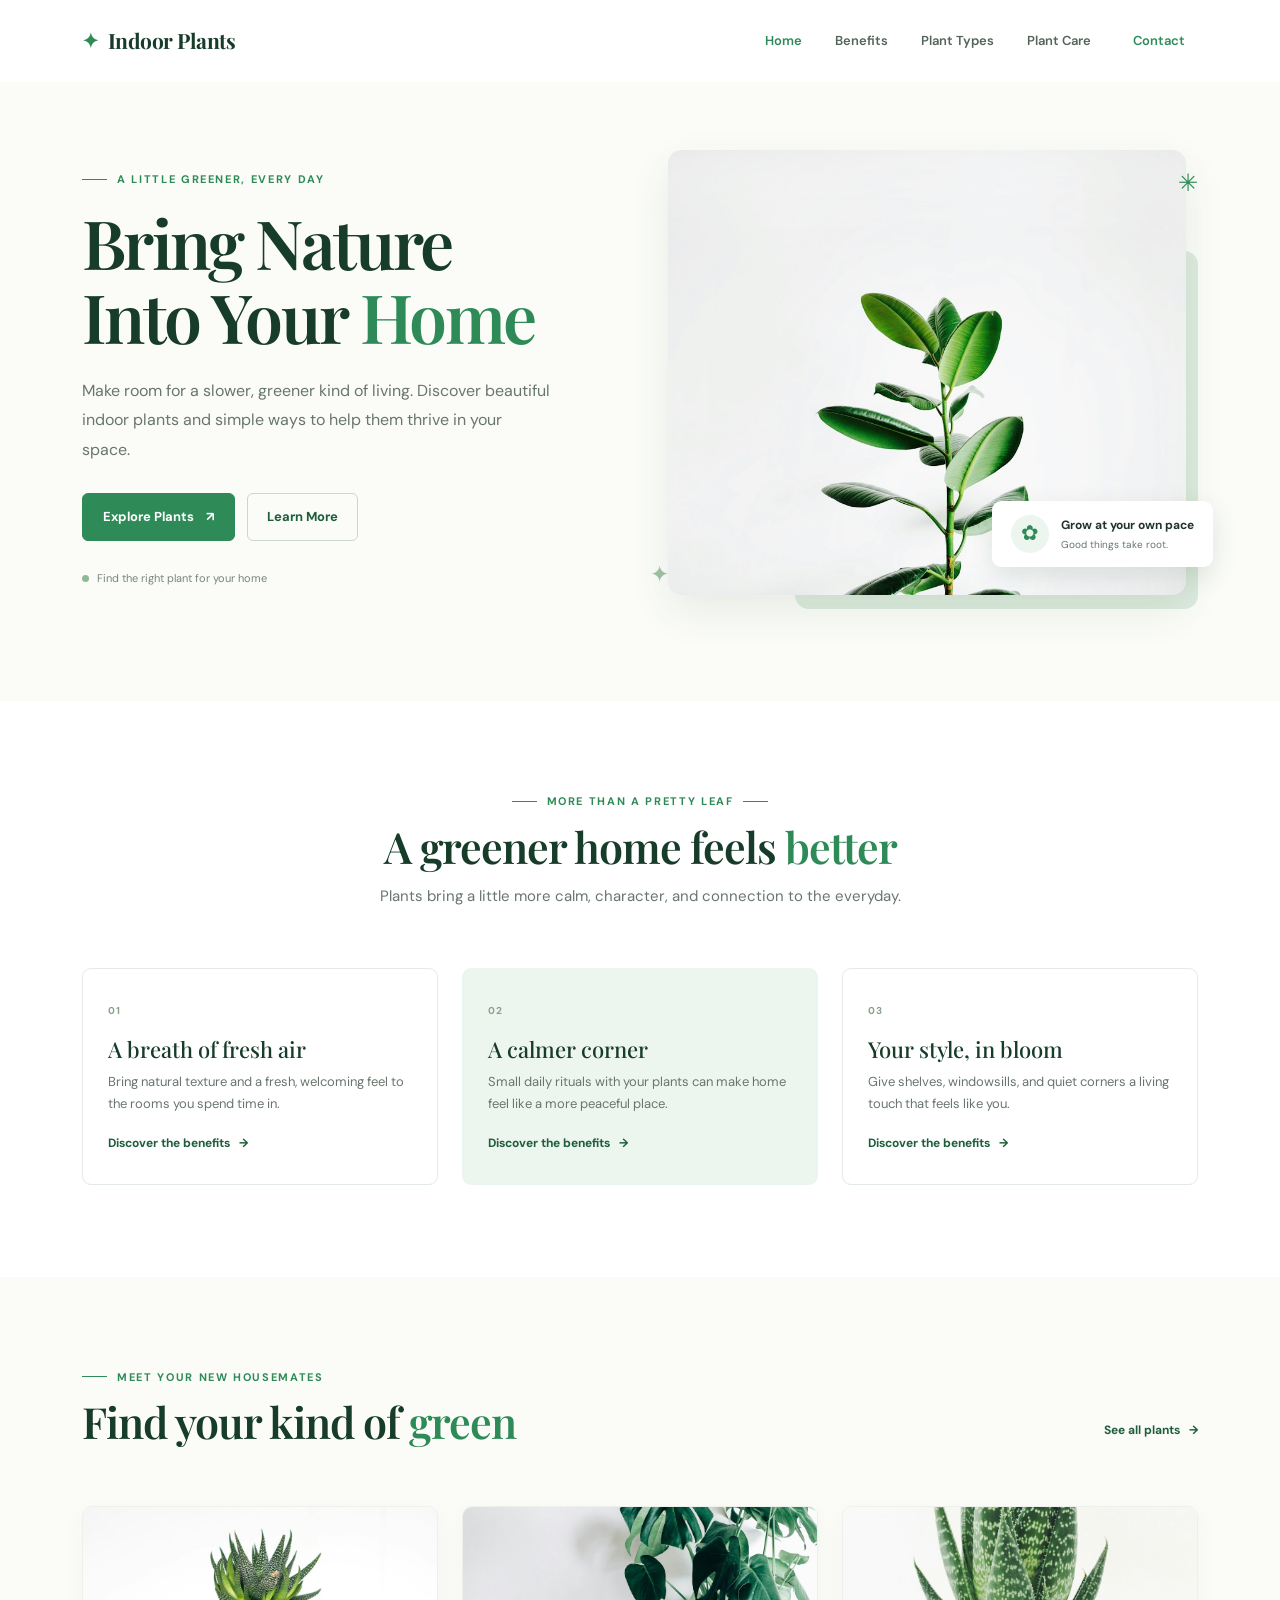
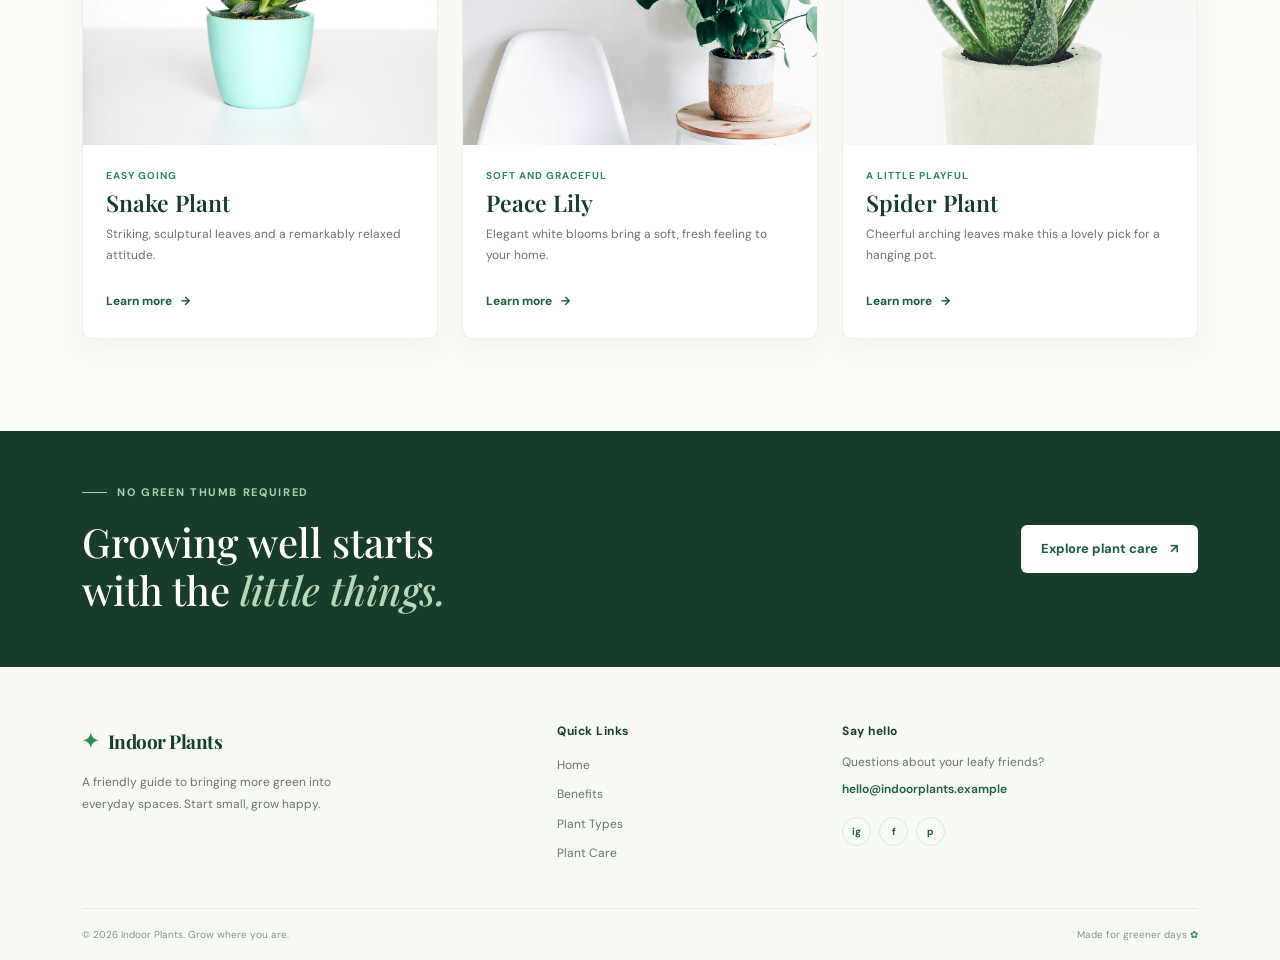
<file: index.html>
<!doctype html>
<html lang="en">
<head>
  <meta charset="utf-8">
  <meta name="viewport" content="width=device-width, initial-scale=1">
  <meta name="description" content="Bring nature into your home with easy-care indoor plants, thoughtful advice, and inspiration for every room.">
  <title>Indoor Plants | Bring Nature Into Your Home</title>
  <link href="https://cdn.jsdelivr.net/npm/bootstrap@5.3.3/dist/css/bootstrap.min.css" rel="stylesheet">
  <link rel="stylesheet" href="css/style.css">
</head>
<body>
  <header class="site-header">
    <nav class="navbar navbar-expand-lg">
      <div class="container">
        <a class="navbar-brand brand" href="index.html"><span class="brand-mark" aria-hidden="true">✦</span> Indoor Plants</a>
        <button class="navbar-toggler" type="button" data-bs-toggle="collapse" data-bs-target="#mainNav" aria-controls="mainNav" aria-expanded="false" aria-label="Toggle navigation">
          <span class="navbar-toggler-icon"></span>
        </button>
        <div class="collapse navbar-collapse" id="mainNav">
          <ul class="navbar-nav ms-auto align-items-lg-center">
            <li class="nav-item"><a class="nav-link active" aria-current="page" href="index.html">Home</a></li>
            <li class="nav-item"><a class="nav-link" href="content_page1/benefits.html">Benefits</a></li>
            <li class="nav-item"><a class="nav-link" href="content_page1/plants.html">Plant Types</a></li>
            <li class="nav-item"><a class="nav-link" href="content_page1/care.html">Plant Care</a></li>
            <li class="nav-item"><a class="nav-link nav-contact" href="#contact">Contact</a></li>
          </ul>
        </div>
      </div>
    </nav>
  </header>
  <main>
    <section class="hero-section">
      <div class="container">
        <div class="row align-items-center g-5">
          <div class="col-lg-6">
            <p class="eyebrow"><span class="eyebrow-line"></span> A little greener, every day</p>
            <h1>Bring Nature<br>Into Your <span>Home</span></h1>
            <p class="hero-copy">Make room for a slower, greener kind of living. Discover beautiful indoor plants and simple ways to help them thrive in your space.</p>
            <div class="hero-actions">
              <a class="btn btn-green" href="content_page1/plants.html">Explore Plants <span aria-hidden="true">↗</span></a>
              <a class="btn btn-outline-green" href="content_page1/benefits.html">Learn More</a>
            </div>
            <div class="hero-note"><span class="note-dot"></span> Find the right plant for your home</div>
          </div>
          <div class="col-lg-6">
            <div class="hero-image-wrap">
              <img class="hero-image" src="images/hero.jpg" alt="Sunlight falling across lush green indoor plants">
              <div class="image-caption"><span class="caption-icon" aria-hidden="true">✿</span><span><strong>Grow at your own pace</strong><small>Good things take root.</small></span></div>
              <span class="image-sparkle sparkle-one" aria-hidden="true">✳</span>
              <span class="image-sparkle sparkle-two" aria-hidden="true">✦</span>
            </div>
          </div>
        </div>
      </div>
    </section>
    <section class="section-space benefits-preview">
      <div class="container">
        <div class="section-heading text-center">
          <p class="eyebrow justify-content-center"><span class="eyebrow-line"></span> More than a pretty leaf <span class="eyebrow-line"></span></p>
          <h2>A greener home feels <span>better</span></h2>
          <p>Plants bring a little more calm, character, and connection to the everyday.</p>
        </div>
        <div class="row g-4 mt-2">
          <div class="col-md-4"><article class="feature-tile"><span class="feature-number">01</span><h3>A breath of fresh air</h3><p>Bring natural texture and a fresh, welcoming feel to the rooms you spend time in.</p><a class="text-link" href="content_page1/benefits.html">Discover the benefits <span aria-hidden="true">→</span></a></article></div>
          <div class="col-md-4"><article class="feature-tile feature-tile-highlight"><span class="feature-number">02</span><h3>A calmer corner</h3><p>Small daily rituals with your plants can make home feel like a more peaceful place.</p><a class="text-link" href="content_page1/benefits.html">Discover the benefits <span aria-hidden="true">→</span></a></article></div>
          <div class="col-md-4"><article class="feature-tile"><span class="feature-number">03</span><h3>Your style, in bloom</h3><p>Give shelves, windowsills, and quiet corners a living touch that feels like you.</p><a class="text-link" href="content_page1/benefits.html">Discover the benefits <span aria-hidden="true">→</span></a></article></div>
        </div>
      </div>
    </section>
    <section class="section-space plant-preview">
      <div class="container">
        <div class="section-heading section-heading-row">
          <div><p class="eyebrow"><span class="eyebrow-line"></span> Meet your new housemates</p><h2>Find your kind of <span>green</span></h2></div>
          <a class="text-link all-plants-link" href="content_page1/plants.html">See all plants <span aria-hidden="true">→</span></a>
        </div>
        <div class="row g-4 mt-2">
          <div class="col-md-4"><article class="plant-card"><a href="content_page1/plants.html" class="card-image-link" aria-label="Discover the Snake Plant"><img src="images/snake-plant.jpg" alt="Tall upright leaves of a snake plant"></a><div class="plant-card-body"><p class="card-kicker">Easy going</p><h3>Snake Plant</h3><p>Striking, sculptural leaves and a remarkably relaxed attitude.</p><a class="text-link" href="content_page1/plants.html">Learn more <span aria-hidden="true">→</span></a></div></article></div>
          <div class="col-md-4"><article class="plant-card"><a href="content_page1/plants.html" class="card-image-link" aria-label="Discover the Peace Lily"><img src="images/peace-lily.jpg" alt="Leafy indoor plant on a small table beside a chair"></a><div class="plant-card-body"><p class="card-kicker">Soft and graceful</p><h3>Peace Lily</h3><p>Elegant white blooms bring a soft, fresh feeling to your home.</p><a class="text-link" href="content_page1/plants.html">Learn more <span aria-hidden="true">→</span></a></div></article></div>
          <div class="col-md-4"><article class="plant-card"><a href="content_page1/plants.html" class="card-image-link" aria-label="Discover the Spider Plant"><img src="images/spider-plant.jpg" alt="Arching green and cream spider plant leaves"></a><div class="plant-card-body"><p class="card-kicker">A little playful</p><h3>Spider Plant</h3><p>Cheerful arching leaves make this a lovely pick for a hanging pot.</p><a class="text-link" href="content_page1/plants.html">Learn more <span aria-hidden="true">→</span></a></div></article></div>
        </div>
      </div>
    </section>
    <section class="care-banner"><div class="container care-banner-content"><div><p class="eyebrow eyebrow-light"><span class="eyebrow-line"></span> No green thumb required</p><h2>Growing well starts<br>with the <em>little things.</em></h2></div><a class="btn btn-light-green" href="content_page1/care.html">Explore plant care <span aria-hidden="true">↗</span></a></div></section>
  </main>
  <footer class="site-footer" id="contact"><div class="container">
    <div class="row gy-4 footer-top">
      <div class="col-lg-5"><a class="footer-brand" href="index.html"><span class="brand-mark" aria-hidden="true">✦</span> Indoor Plants</a><p class="footer-about">A friendly guide to bringing more green into everyday spaces. Start small, grow happy.</p></div>
      <div class="col-6 col-lg-3"><h2 class="footer-title">Quick Links</h2><ul class="footer-links"><li><a href="index.html">Home</a></li><li><a href="./content_page1/benefits.html">Benefits</a></li><li><a href="./content_page1/plants.html">Plant Types</a></li><li><a href="content_page1/care.html">Plant Care</a></li></ul></div>
      <div class="col-6 col-lg-4"><h2 class="footer-title">Say hello</h2><p class="footer-contact">Questions about your leafy friends?</p><a class="footer-email" href="mailto:hello@indoorplants.example">hello@indoorplants.example</a><div class="social-links" aria-label="Social media"><a href="https://www.instagram.com/" aria-label="Instagram">ig</a><a href="https://www.facebook.com/" aria-label="Facebook">f</a><a href="https://www.pinterest.com/" aria-label="Pinterest">p</a></div></div>
    </div>
    <div class="footer-bottom"><span>© 2026 Indoor Plants. Grow where you are.</span><span>Made for greener days <span aria-hidden="true">✿</span></span></div>
  </div></footer>
  <script src="https://cdn.jsdelivr.net/npm/bootstrap@5.3.3/dist/js/bootstrap.bundle.min.js"></script>
</body>
</html>
</file>
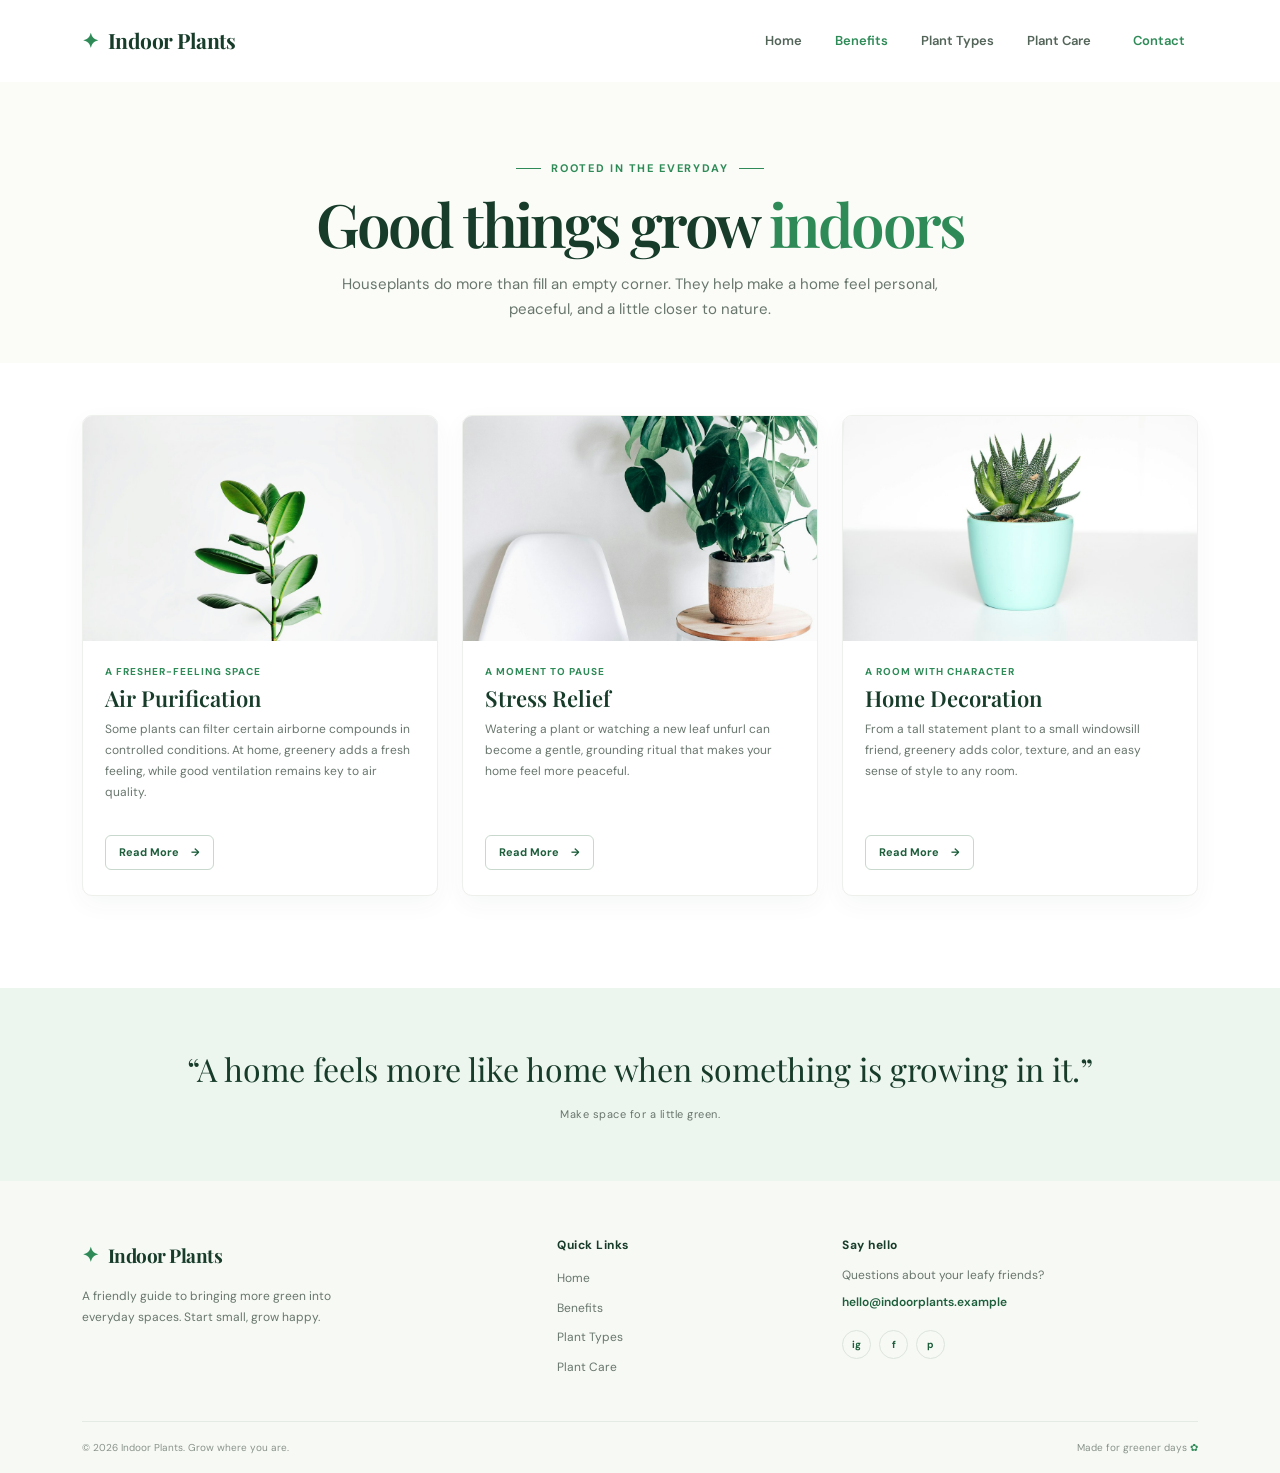
<file: content_page1/benefits.html>
<!doctype html>
<html lang="en">
<head><meta charset="utf-8"><meta name="viewport" content="width=device-width, initial-scale=1"><meta name="description" content="Explore the ways indoor plants add comfort, character, and a connection to nature to your home."><title>Benefits of Indoor Plants | Indoor Plants</title><link href="https://cdn.jsdelivr.net/npm/bootstrap@5.3.3/dist/css/bootstrap.min.css" rel="stylesheet"><link rel="stylesheet" href="../css/style.css"></head>
<body>
  <header class="site-header"><nav class="navbar navbar-expand-lg"><div class="container">
    <a class="navbar-brand brand" href="../index.html"><span class="brand-mark" aria-hidden="true">✦</span> Indoor Plants</a><button class="navbar-toggler" type="button" data-bs-toggle="collapse" data-bs-target="#mainNav" aria-controls="mainNav" aria-expanded="false" aria-label="Toggle navigation"><span class="navbar-toggler-icon"></span></button>
    <div class="collapse navbar-collapse" id="mainNav"><ul class="navbar-nav ms-auto align-items-lg-center"><li class="nav-item"><a class="nav-link" href="../index.html">Home</a></li><li class="nav-item"><a class="nav-link active" aria-current="page" href="benefits.html">Benefits</a></li><li class="nav-item"><a class="nav-link" href="plants.html">Plant Types</a></li><li class="nav-item"><a class="nav-link" href="care.html">Plant Care</a></li><li class="nav-item"><a class="nav-link nav-contact" href="#contact">Contact</a></li></ul></div>
  </div></nav></header>
  <main>
    <section class="page-intro"><div class="container"><p class="eyebrow justify-content-center"><span class="eyebrow-line"></span> Rooted in the everyday <span class="eyebrow-line"></span></p><h1>Good things grow <span>indoors</span></h1><p>Houseplants do more than fill an empty corner. They help make a home feel personal, peaceful, and a little closer to nature.</p></div></section>
    <section class="section-space content-cards-section"><div class="container"><div class="row g-4">
      <div class="col-md-6 col-lg-4"><article class="info-card"><a class="card-image-link" href="../content_page2/air-purification.html"><img src="../images/hero.jpg" alt="Green plants gathered in a sunlit indoor space"></a><div class="info-card-body"><p class="card-kicker">A fresher-feeling space</p><h2 id="air">Air Purification</h2><p>Some plants can filter certain airborne compounds in controlled conditions. At home, greenery adds a fresh feeling, while good ventilation remains key to air quality.</p><a class="btn btn-outline-green btn-small" href="../content_page2/air-purification.html">Read More <span aria-hidden="true">→</span></a></div></article></div>
      <div class="col-md-6 col-lg-4"><article class="info-card"><a class="card-image-link" href="../content_page2/stress-relief.html"><img src="../images/peace-lily.jpg" alt="Leafy indoor plant on a small table beside a chair"></a><div class="info-card-body"><p class="card-kicker">A moment to pause</p><h2 id="calm">Stress Relief</h2><p>Watering a plant or watching a new leaf unfurl can become a gentle, grounding ritual that makes your home feel more peaceful.</p><a class="btn btn-outline-green btn-small" href="../content_page2/stress-relief.html">Read More <span aria-hidden="true">→</span></a></div></article></div>
      <div class="col-md-6 col-lg-4"><article class="info-card"><a class="card-image-link" href="../content_page2/home-decoration.html"><img src="../images/snake-plant.jpg" alt="Sculptural plant adding a natural detail to a room"></a><div class="info-card-body"><p class="card-kicker">A room with character</p><h2 id="style">Home Decoration</h2><p>From a tall statement plant to a small windowsill friend, greenery adds color, texture, and an easy sense of style to any room.</p><a class="btn btn-outline-green btn-small" href="../content_page2/home-decoration.html">Read More <span aria-hidden="true">→</span></a></div></article></div>
    </div></div></section>
    <section class="quote-strip"><div class="container"><p>“A home feels more like home when something is growing in it.”</p><span>Make space for a little green.</span></div></section>
  </main>
  <footer class="site-footer" id="contact"><div class="container"><div class="row gy-4 footer-top">
    <div class="col-lg-5"><a class="footer-brand" href="../index.html"><span class="brand-mark" aria-hidden="true">✦</span> Indoor Plants</a><p class="footer-about">A friendly guide to bringing more green into everyday spaces. Start small, grow happy.</p></div><div class="col-6 col-lg-3"><h2 class="footer-title">Quick Links</h2><ul class="footer-links"><li><a href="../index.html">Home</a></li><li><a href="benefits.html">Benefits</a></li><li><a href="plants.html">Plant Types</a></li><li><a href="care.html">Plant Care</a></li></ul></div><div class="col-6 col-lg-4"><h2 class="footer-title">Say hello</h2><p class="footer-contact">Questions about your leafy friends?</p><a class="footer-email" href="mailto:hello@indoorplants.example">hello@indoorplants.example</a><div class="social-links" aria-label="Social media"><a href="https://www.instagram.com/" aria-label="Instagram">ig</a><a href="https://www.facebook.com/" aria-label="Facebook">f</a><a href="https://www.pinterest.com/" aria-label="Pinterest">p</a></div></div>
  </div><div class="footer-bottom"><span>© 2026 Indoor Plants. Grow where you are.</span><span>Made for greener days <span aria-hidden="true">✿</span></span></div></div></footer>
  <script src="https://cdn.jsdelivr.net/npm/bootstrap@5.3.3/dist/js/bootstrap.bundle.min.js"></script>
</body>
</html>
</file>
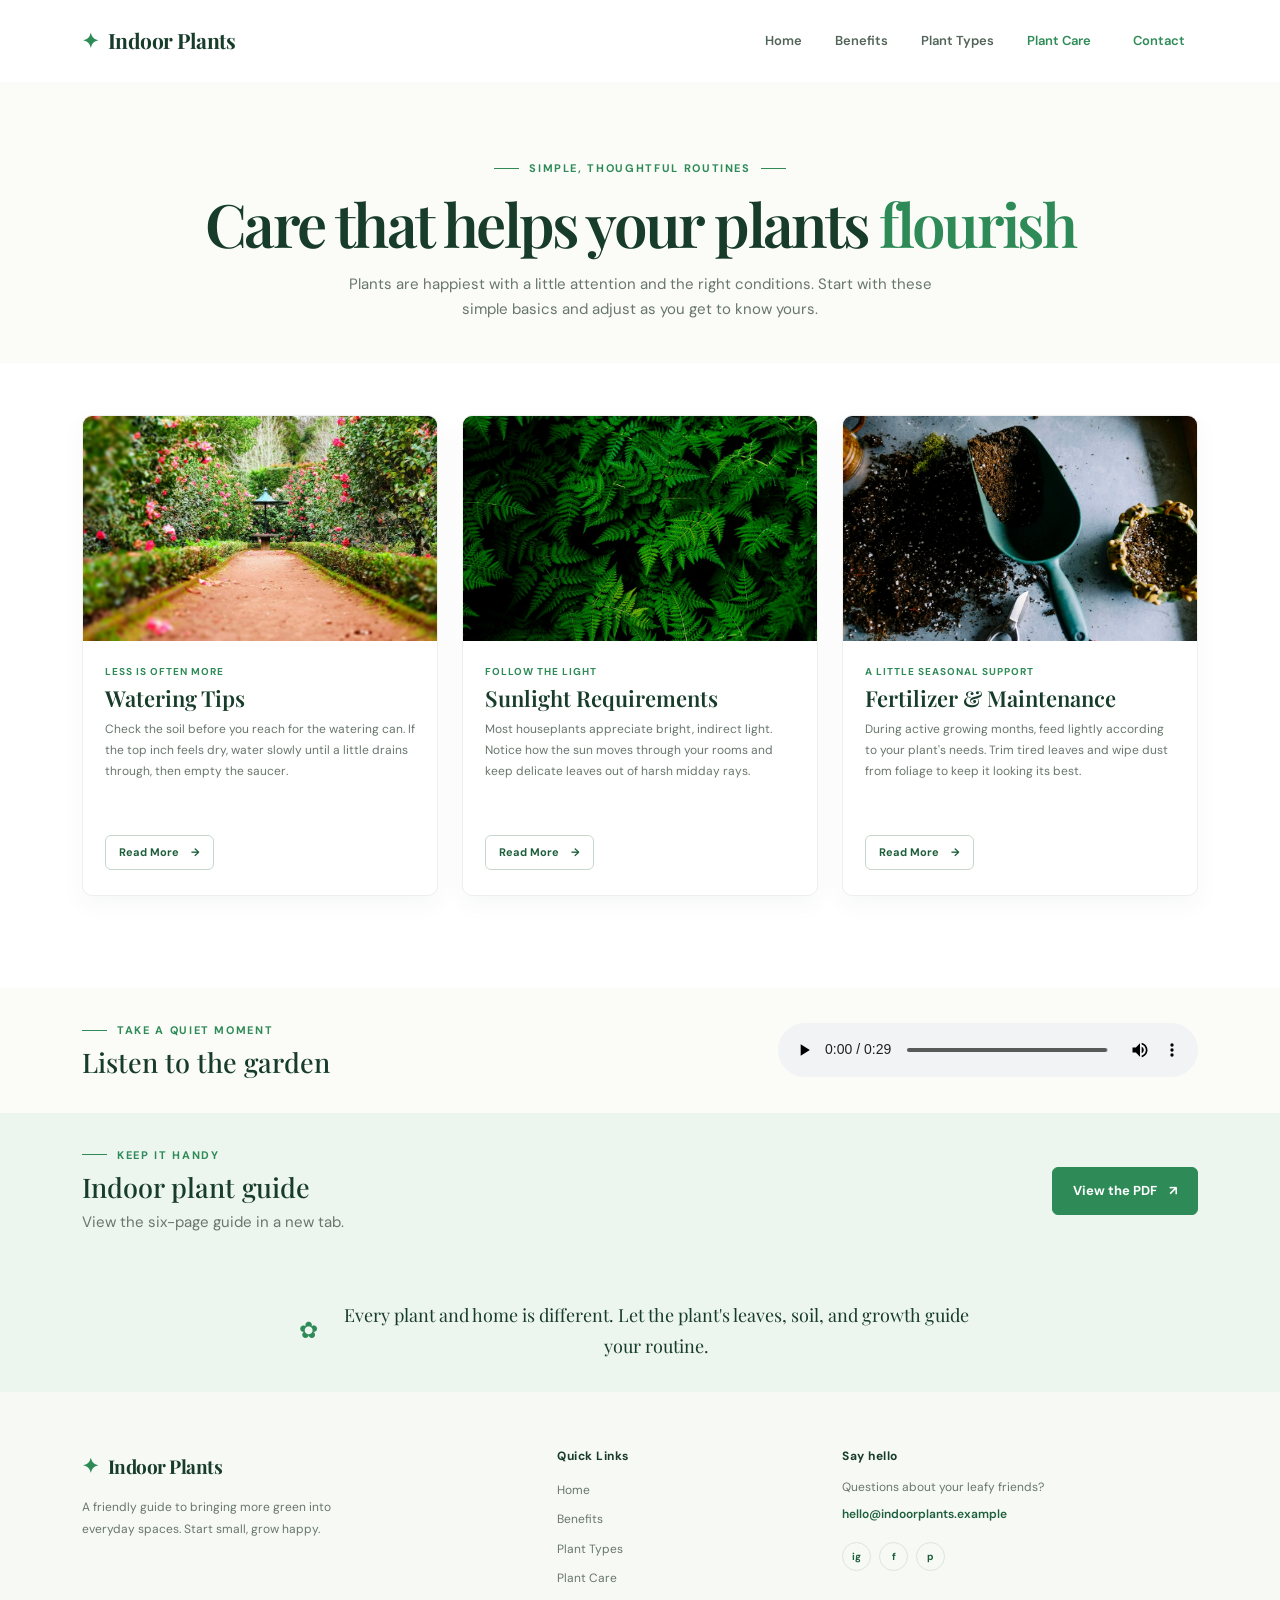
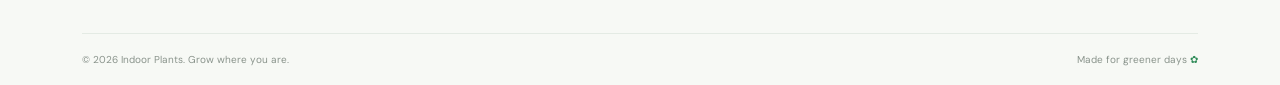
<file: content_page1/care.html>
<!doctype html>
<html lang="en">
<head><meta charset="utf-8"><meta name="viewport" content="width=device-width, initial-scale=1"><meta name="description" content="Simple indoor plant care tips for watering, finding the right light, and maintaining healthy houseplants."><title>Indoor Plant Care Tips | Indoor Plants</title><link href="https://cdn.jsdelivr.net/npm/bootstrap@5.3.3/dist/css/bootstrap.min.css" rel="stylesheet"><link rel="stylesheet" href="../css/style.css"></head>
<body>
  <header class="site-header"><nav class="navbar navbar-expand-lg"><div class="container">
    <a class="navbar-brand brand" href="../index.html"><span class="brand-mark" aria-hidden="true">✦</span> Indoor Plants</a><button class="navbar-toggler" type="button" data-bs-toggle="collapse" data-bs-target="#mainNav" aria-controls="mainNav" aria-expanded="false" aria-label="Toggle navigation"><span class="navbar-toggler-icon"></span></button>
    <div class="collapse navbar-collapse" id="mainNav"><ul class="navbar-nav ms-auto align-items-lg-center"><li class="nav-item"><a class="nav-link" href="../index.html">Home</a></li><li class="nav-item"><a class="nav-link" href="benefits.html">Benefits</a></li><li class="nav-item"><a class="nav-link" href="plants.html">Plant Types</a></li><li class="nav-item"><a class="nav-link active" aria-current="page" href="care.html">Plant Care</a></li><li class="nav-item"><a class="nav-link nav-contact" href="#contact">Contact</a></li></ul></div>
  </div></nav></header>
  <main>
    <section class="page-intro"><div class="container"><p class="eyebrow justify-content-center"><span class="eyebrow-line"></span> Simple, thoughtful routines <span class="eyebrow-line"></span></p><h1>Care that helps your plants <span>flourish</span></h1><p>Plants are happiest with a little attention and the right conditions. Start with these simple basics and adjust as you get to know yours.</p></div></section>
    <section class="section-space content-cards-section"><div class="container"><div class="row g-4">
      <div class="col-md-6 col-lg-4"><article class="info-card"><a class="card-image-link" href="#watering"><img src="../images/watering.jpg" alt="A houseplant being gently watered"></a><div class="info-card-body"><p class="card-kicker">Less is often more</p><h2 id="watering">Watering Tips</h2><p>Check the soil before you reach for the watering can. If the top inch feels dry, water slowly until a little drains through, then empty the saucer.</p><a class="btn btn-outline-green btn-small" href="plants.html">Read More <span aria-hidden="true">→</span></a></div></article></div>
      <div class="col-md-6 col-lg-4"><article class="info-card"><a class="card-image-link" href="#sunlight"><img src="../images/sunlight.jpg" alt="Houseplant leaves catching soft natural window light"></a><div class="info-card-body"><p class="card-kicker">Follow the light</p><h2 id="sunlight">Sunlight Requirements</h2><p>Most houseplants appreciate bright, indirect light. Notice how the sun moves through your rooms and keep delicate leaves out of harsh midday rays.</p><a class="btn btn-outline-green btn-small" href="plants.html">Read More <span aria-hidden="true">→</span></a></div></article></div>
      <div class="col-md-6 col-lg-4"><article class="info-card"><a class="card-image-link" href="#fertilizer"><img src="../images/fertilizer.jpg" alt="A gardener tending to leafy plants"></a><div class="info-card-body"><p class="card-kicker">A little seasonal support</p><h2 id="fertilizer">Fertilizer &amp; Maintenance</h2><p>During active growing months, feed lightly according to your plant's needs. Trim tired leaves and wipe dust from foliage to keep it looking its best.</p><a class="btn btn-outline-green btn-small" href="plants.html">Read More <span aria-hidden="true">→</span></a></div></article></div>
    </div></div></section>
    <section class="care-audio"><div class="container care-audio-inner"><div><p class="eyebrow"><span class="eyebrow-line"></span> Take a quiet moment</p><h2>Listen to the garden</h2></div><audio controls preload="metadata" aria-label="Plant ambience audio"><source src="../audio/freesound_community-moving-plant-75923.mp3" type="audio/mpeg">Your browser does not support audio playback.</audio></div></section>
    <section class="care-pdf"><div class="container care-pdf-inner"><div><p class="eyebrow"><span class="eyebrow-line"></span> Keep it handy</p><h2>Indoor plant guide</h2><p>View the six-page guide in a new tab.</p></div><a class="btn btn-green" href="../pdf/indoor_plants_guide_6_pages.pdf" target="_blank" rel="noopener">View the PDF <span aria-hidden="true">↗</span></a></div></section>
    <section class="care-note"><div class="container"><span class="care-note-mark" aria-hidden="true">✿</span><p>Every plant and home is different. Let the plant's leaves, soil, and growth guide your routine.</p></div></section>
  </main>
  <footer class="site-footer" id="contact"><div class="container"><div class="row gy-4 footer-top">
    <div class="col-lg-5"><a class="footer-brand" href="../index.html"><span class="brand-mark" aria-hidden="true">✦</span> Indoor Plants</a><p class="footer-about">A friendly guide to bringing more green into everyday spaces. Start small, grow happy.</p></div><div class="col-6 col-lg-3"><h2 class="footer-title">Quick Links</h2><ul class="footer-links"><li><a href="../index.html">Home</a></li><li><a href="benefits.html">Benefits</a></li><li><a href="plants.html">Plant Types</a></li><li><a href="care.html">Plant Care</a></li></ul></div><div class="col-6 col-lg-4"><h2 class="footer-title">Say hello</h2><p class="footer-contact">Questions about your leafy friends?</p><a class="footer-email" href="mailto:hello@indoorplants.example">hello@indoorplants.example</a><div class="social-links" aria-label="Social media"><a href="https://www.instagram.com/" aria-label="Instagram">ig</a><a href="https://www.facebook.com/" aria-label="Facebook">f</a><a href="https://www.pinterest.com/" aria-label="Pinterest">p</a></div></div>
  </div><div class="footer-bottom"><span>© 2026 Indoor Plants. Grow where you are.</span><span>Made for greener days <span aria-hidden="true">✿</span></span></div></div></footer>
  <script src="https://cdn.jsdelivr.net/npm/bootstrap@5.3.3/dist/js/bootstrap.bundle.min.js"></script>
</body>
</html>
</file>
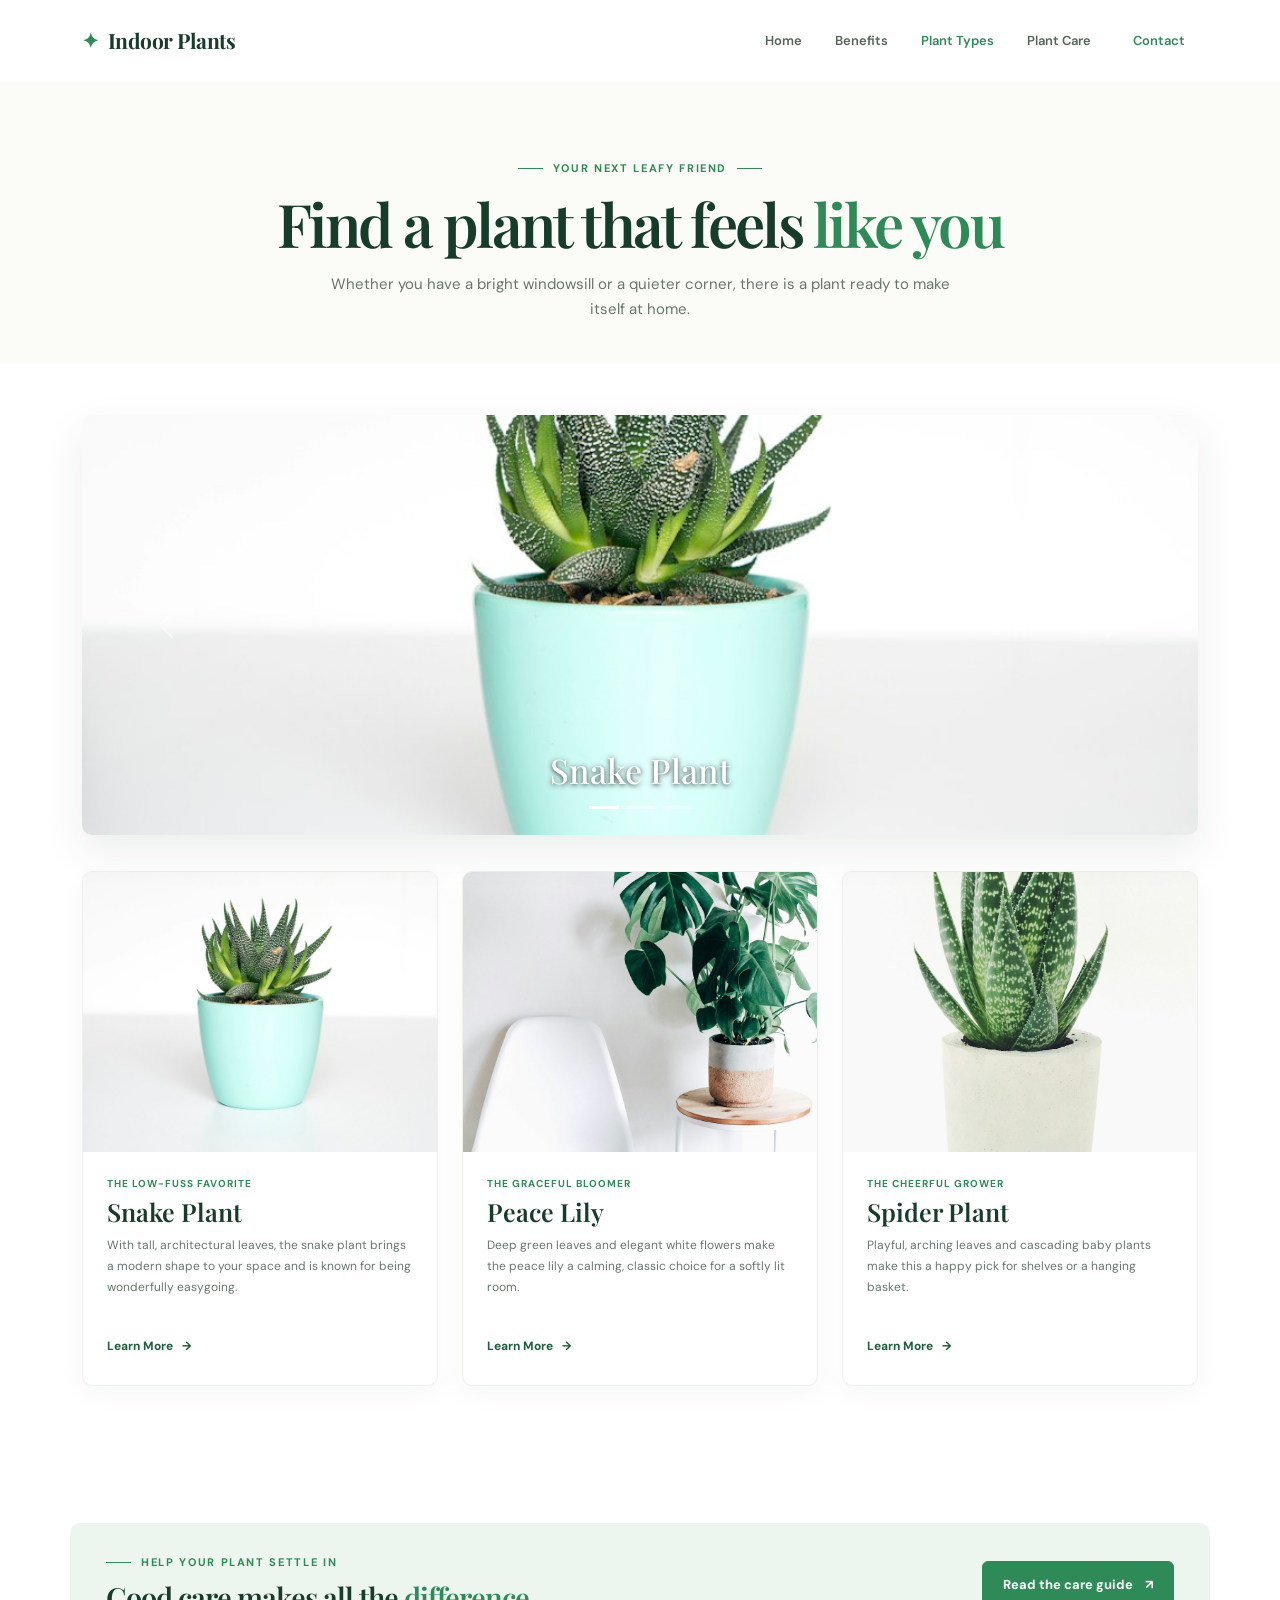
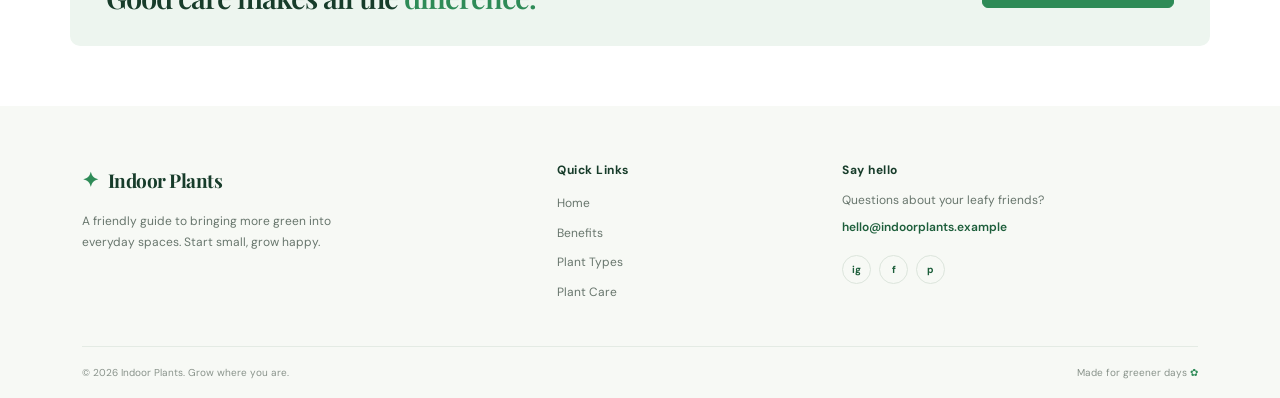
<file: content_page1/plants.html>
<!doctype html>
<html lang="en">
<head><meta charset="utf-8"><meta name="viewport" content="width=device-width, initial-scale=1"><meta name="description" content="Meet three much-loved indoor plants and find an easygoing green companion for your home."><title>Popular Indoor Plants | Indoor Plants</title><link href="https://cdn.jsdelivr.net/npm/bootstrap@5.3.3/dist/css/bootstrap.min.css" rel="stylesheet"><link rel="stylesheet" href="../css/style.css"></head>
<body>
  <header class="site-header"><nav class="navbar navbar-expand-lg"><div class="container">
    <a class="navbar-brand brand" href="../index.html"><span class="brand-mark" aria-hidden="true">✦</span> Indoor Plants</a><button class="navbar-toggler" type="button" data-bs-toggle="collapse" data-bs-target="#mainNav" aria-controls="mainNav" aria-expanded="false" aria-label="Toggle navigation"><span class="navbar-toggler-icon"></span></button>
    <div class="collapse navbar-collapse" id="mainNav"><ul class="navbar-nav ms-auto align-items-lg-center"><li class="nav-item"><a class="nav-link" href="../index.html">Home</a></li><li class="nav-item"><a class="nav-link" href="benefits.html">Benefits</a></li><li class="nav-item"><a class="nav-link active" aria-current="page" href="plants.html">Plant Types</a></li><li class="nav-item"><a class="nav-link" href="care.html">Plant Care</a></li><li class="nav-item"><a class="nav-link nav-contact" href="#contact">Contact</a></li></ul></div>
  </div></nav></header>
  <main>
    <section class="page-intro"><div class="container"><p class="eyebrow justify-content-center"><span class="eyebrow-line"></span> Your next leafy friend <span class="eyebrow-line"></span></p><h1>Find a plant that feels <span>like you</span></h1><p>Whether you have a bright windowsill or a quieter corner, there is a plant ready to make itself at home.</p></div></section>
    <section class="section-space content-cards-section">
      <div class="container">
        <div id="plantImageCarousel" class="carousel slide carousel-fade plant-image-carousel" data-bs-ride="carousel" data-bs-interval="5000" aria-label="Featured indoor plant images">
          <div class="carousel-indicators">
            <button type="button" data-bs-target="#plantImageCarousel" data-bs-slide-to="0" class="active" aria-current="true" aria-label="Show Snake Plant"></button>
            <button type="button" data-bs-target="#plantImageCarousel" data-bs-slide-to="1" aria-label="Show Peace Lily"></button>
            <button type="button" data-bs-target="#plantImageCarousel" data-bs-slide-to="2" aria-label="Show Spider Plant"></button>
          </div>
          <div class="carousel-inner">
            <div class="carousel-item active"><img src="../images/snake-plant.jpg" alt="Upright, patterned leaves of a snake plant"><div class="carousel-caption"><h2>Snake Plant</h2></div></div>
            <div class="carousel-item"><img src="../images/peace-lily.jpg" alt="Leafy indoor plant on a small table beside a chair"><div class="carousel-caption"><h2>Peace Lily</h2></div></div>
            <div class="carousel-item"><img src="../images/spider-plant.jpg" alt="Long arching leaves of a spider plant"><div class="carousel-caption"><h2>Spider Plant</h2></div></div>
          </div>
          <button class="carousel-control-prev" type="button" data-bs-target="#plantImageCarousel" data-bs-slide="prev" aria-label="Previous plant image">
            <span class="carousel-control-prev-icon" aria-hidden="true"></span>
          </button>
          <button class="carousel-control-next" type="button" data-bs-target="#plantImageCarousel" data-bs-slide="next" aria-label="Next plant image">
            <span class="carousel-control-next-icon" aria-hidden="true"></span>
          </button>
        </div>
        <div class="row g-4" aria-label="Popular indoor plants">
          <div class="col-md-6 col-lg-4">
            <article class="plant-card plant-card-large" id="plant-snake">
                <a class="card-image-link" href="care.html"><img src="../images/snake-plant.jpg" alt="Upright, patterned leaves of a snake plant"></a>
                <div class="plant-card-body">
                  <p class="card-kicker">The low-fuss favorite</p>
                  <h2>Snake Plant</h2>
                  <p>With tall, architectural leaves, the snake plant brings a modern shape to your space and is known for being wonderfully easygoing.</p>
                  <a class="text-link" href="care.html">Learn More <span aria-hidden="true">→</span></a>
                </div>
            </article>
          </div>
          <div class="col-md-6 col-lg-4">
            <article class="plant-card plant-card-large" id="plant-peace-lily">
                <a class="card-image-link" href="care.html"><img src="../images/peace-lily.jpg" alt="Leafy indoor plant on a small table beside a chair"></a>
                <div class="plant-card-body">
                  <p class="card-kicker">The graceful bloomer</p>
                  <h2>Peace Lily</h2>
                  <p>Deep green leaves and elegant white flowers make the peace lily a calming, classic choice for a softly lit room.</p>
                  <a class="text-link" href="care.html">Learn More <span aria-hidden="true">→</span></a>
                </div>
            </article>
          </div>
          <div class="col-md-6 col-lg-4">
            <article class="plant-card plant-card-large" id="plant-spider">
                <a class="card-image-link" href="care.html"><img src="../images/spider-plant.jpg" alt="Long arching leaves of a spider plant"></a>
                <div class="plant-card-body">
                  <p class="card-kicker">The cheerful grower</p>
                  <h2>Spider Plant</h2>
                  <p>Playful, arching leaves and cascading baby plants make this a happy pick for shelves or a hanging basket.</p>
                  <a class="text-link" href="care.html">Learn More <span aria-hidden="true">→</span></a>
                </div>
            </article>
          </div>
        </div>
      </div>
    </section>
    <section class="soft-cta"><div class="container soft-cta-inner"><div><p class="eyebrow"><span class="eyebrow-line"></span> Help your plant settle in</p><h2>Good care makes all the <span>difference.</span></h2></div><a class="btn btn-green" href="care.html">Read the care guide <span aria-hidden="true">↗</span></a></div></section>
  </main>
  <footer class="site-footer" id="contact"><div class="container"><div class="row gy-4 footer-top">
    <div class="col-lg-5"><a class="footer-brand" href="../index.html"><span class="brand-mark" aria-hidden="true">✦</span> Indoor Plants</a><p class="footer-about">A friendly guide to bringing more green into everyday spaces. Start small, grow happy.</p></div><div class="col-6 col-lg-3"><h2 class="footer-title">Quick Links</h2><ul class="footer-links"><li><a href="../index.html">Home</a></li><li><a href="benefits.html">Benefits</a></li><li><a href="plants.html">Plant Types</a></li><li><a href="care.html">Plant Care</a></li></ul></div><div class="col-6 col-lg-4"><h2 class="footer-title">Say hello</h2><p class="footer-contact">Questions about your leafy friends?</p><a class="footer-email" href="mailto:hello@indoorplants.example">hello@indoorplants.example</a><div class="social-links" aria-label="Social media"><a href="https://www.instagram.com/" aria-label="Instagram">ig</a><a href="https://www.facebook.com/" aria-label="Facebook">f</a><a href="https://www.pinterest.com/" aria-label="Pinterest">p</a></div></div>
  </div><div class="footer-bottom"><span>© 2026 Indoor Plants. Grow where you are.</span><span>Made for greener days <span aria-hidden="true">✿</span></span></div></div></footer>
  <script src="https://cdn.jsdelivr.net/npm/bootstrap@5.3.3/dist/js/bootstrap.bundle.min.js"></script>
</body>
</html>
</file>
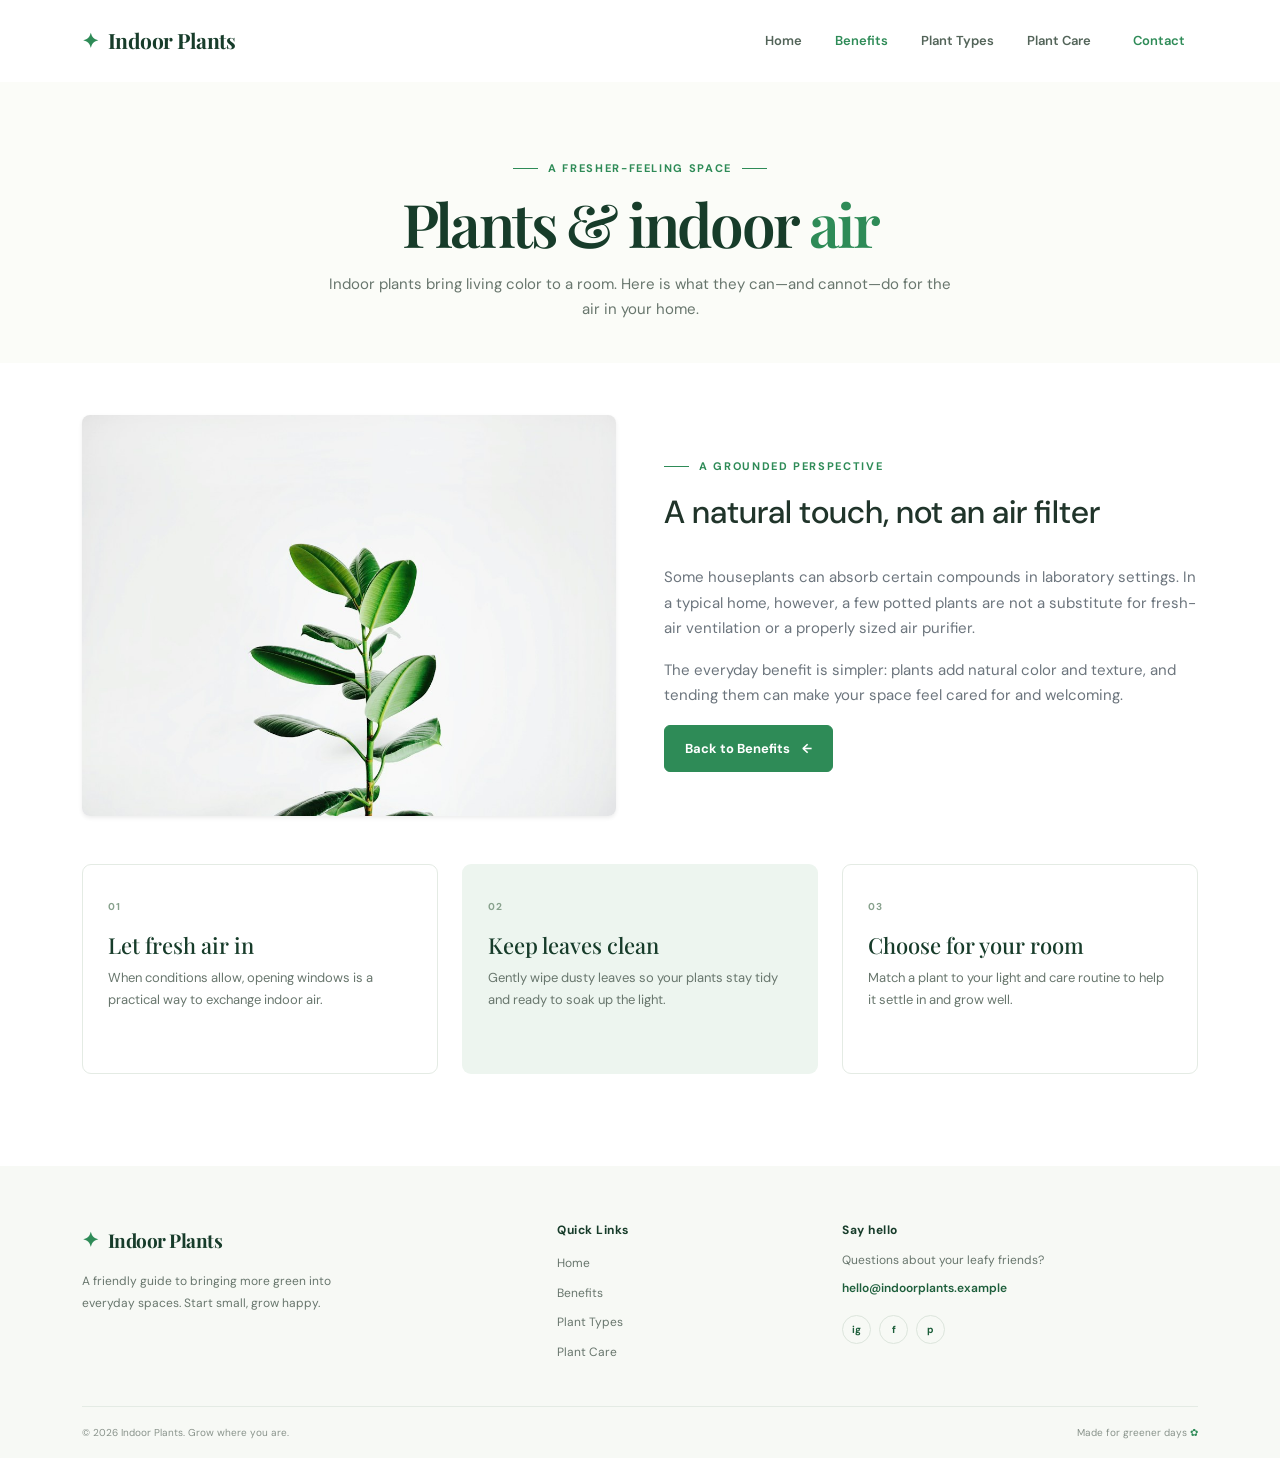
<file: content_page2/air-purification.html>
<!doctype html>
<html lang="en">
<head>
  <meta charset="utf-8">
  <meta name="viewport" content="width=device-width, initial-scale=1">
  <meta name="description" content="Learn how indoor plants contribute to a fresh, welcoming home and why ventilation matters most for indoor air quality.">
  <title>Air Purification | Indoor Plants</title>
  <link href="https://cdn.jsdelivr.net/npm/bootstrap@5.3.3/dist/css/bootstrap.min.css" rel="stylesheet">
  <link rel="stylesheet" href="../css/style.css">
</head>
<body>
  <header class="site-header">
    <nav class="navbar navbar-expand-lg">
      <div class="container">
        <a class="navbar-brand brand" href="../index.html"><span class="brand-mark" aria-hidden="true">✦</span> Indoor Plants</a>
        <button class="navbar-toggler" type="button" data-bs-toggle="collapse" data-bs-target="#mainNav" aria-controls="mainNav" aria-expanded="false" aria-label="Toggle navigation"><span class="navbar-toggler-icon"></span></button>
        <div class="collapse navbar-collapse" id="mainNav">
          <ul class="navbar-nav ms-auto align-items-lg-center">
            <li class="nav-item"><a class="nav-link" href="../index.html">Home</a></li>
            <li class="nav-item"><a class="nav-link active" aria-current="page" href="../content_page1/benefits.html">Benefits</a></li>
            <li class="nav-item"><a class="nav-link" href="../content_page1/plants.html">Plant Types</a></li>
            <li class="nav-item"><a class="nav-link" href="../content_page1/care.html">Plant Care</a></li>
            <li class="nav-item"><a class="nav-link nav-contact" href="#contact">Contact</a></li>
          </ul>
        </div>
      </div>
    </nav>
  </header>
  <main>
    <section class="page-intro">
      <div class="container">
        <p class="eyebrow justify-content-center"><span class="eyebrow-line"></span> A fresher-feeling space <span class="eyebrow-line"></span></p>
        <h1>Plants &amp; indoor <span>air</span></h1>
        <p>Indoor plants bring living color to a room. Here is what they can—and cannot—do for the air in your home.</p>
      </div>
    </section>
    <section class="section-space content-cards-section">
      <div class="container">
        <div class="row g-5 align-items-center">
          <div class="col-lg-6">
            <img class="img-fluid rounded-3 shadow-sm" src="../images/hero.jpg" alt="Lush indoor plants in a bright, airy room">
          </div>
          <div class="col-lg-6">
            <p class="eyebrow"><span class="eyebrow-line"></span> A grounded perspective</p>
            <h2 class="section-heading">A natural touch, not an air filter</h2>
            <p class="text-secondary">Some houseplants can absorb certain compounds in laboratory settings. In a typical home, however, a few potted plants are not a substitute for fresh-air ventilation or a properly sized air purifier.</p>
            <p class="text-secondary">The everyday benefit is simpler: plants add natural color and texture, and tending them can make your space feel cared for and welcoming.</p>
            <a class="btn btn-green" href="../content_page1/benefits.html">Back to Benefits <span aria-hidden="true">←</span></a>
          </div>
        </div>
        <div class="row g-4 mt-4">
          <div class="col-md-4"><article class="feature-tile"><span class="feature-number">01</span><h3>Let fresh air in</h3><p>When conditions allow, opening windows is a practical way to exchange indoor air.</p></article></div>
          <div class="col-md-4"><article class="feature-tile feature-tile-highlight"><span class="feature-number">02</span><h3>Keep leaves clean</h3><p>Gently wipe dusty leaves so your plants stay tidy and ready to soak up the light.</p></article></div>
          <div class="col-md-4"><article class="feature-tile"><span class="feature-number">03</span><h3>Choose for your room</h3><p>Match a plant to your light and care routine to help it settle in and grow well.</p></article></div>
        </div>
      </div>
    </section>
  </main>
  <footer class="site-footer" id="contact">
    <div class="container">
      <div class="row gy-4 footer-top">
        <div class="col-lg-5"><a class="footer-brand" href="../index.html"><span class="brand-mark" aria-hidden="true">✦</span> Indoor Plants</a><p class="footer-about">A friendly guide to bringing more green into everyday spaces. Start small, grow happy.</p></div>
        <div class="col-6 col-lg-3"><h2 class="footer-title">Quick Links</h2><ul class="footer-links"><li><a href="../index.html">Home</a></li><li><a href="../content_page1/benefits.html">Benefits</a></li><li><a href="../content_page1/plants.html">Plant Types</a></li><li><a href="../content_page1/care.html">Plant Care</a></li></ul></div>
        <div class="col-6 col-lg-4"><h2 class="footer-title">Say hello</h2><p class="footer-contact">Questions about your leafy friends?</p><a class="footer-email" href="mailto:hello@indoorplants.example">hello@indoorplants.example</a><div class="social-links" aria-label="Social media"><a href="https://www.instagram.com/" aria-label="Instagram">ig</a><a href="https://www.facebook.com/" aria-label="Facebook">f</a><a href="https://www.pinterest.com/" aria-label="Pinterest">p</a></div></div>
      </div>
      <div class="footer-bottom"><span>© 2026 Indoor Plants. Grow where you are.</span><span>Made for greener days <span aria-hidden="true">✿</span></span></div>
    </div>
  </footer>
  <script src="https://cdn.jsdelivr.net/npm/bootstrap@5.3.3/dist/js/bootstrap.bundle.min.js"></script>
</body>
</html>
</file>
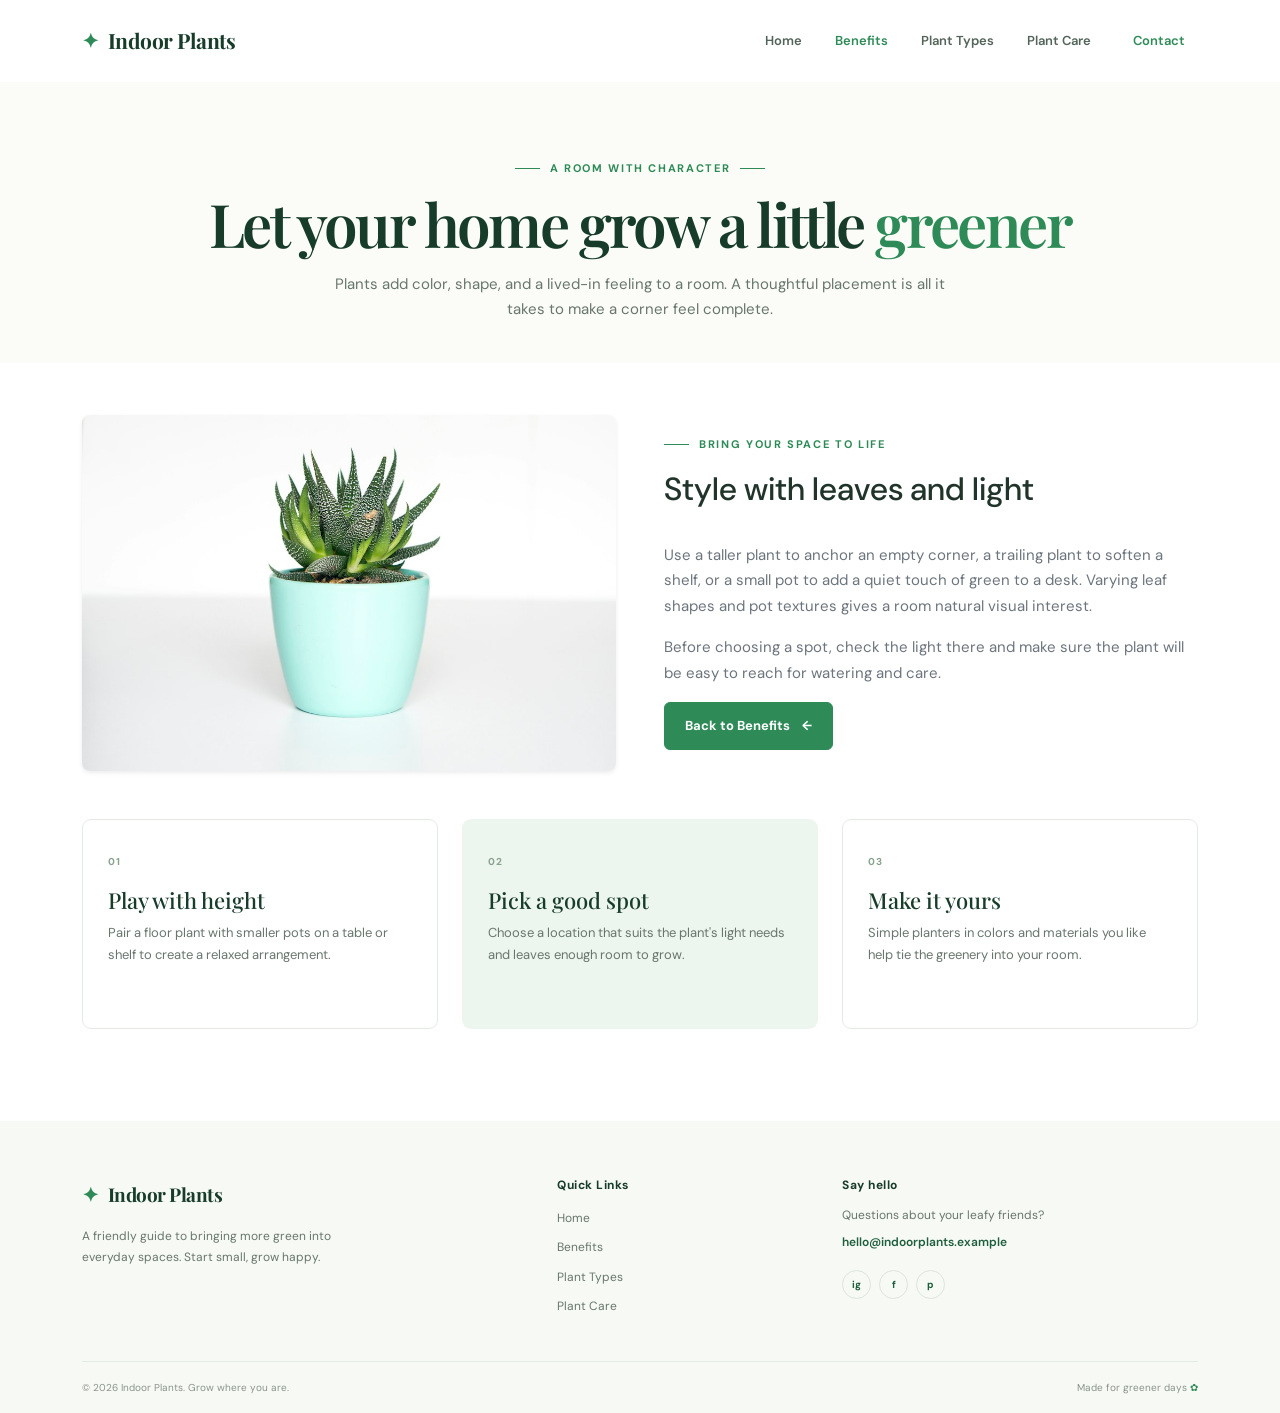
<file: content_page2/home-decoration.html>
<!doctype html>
<html lang="en">
<head>
  <meta charset="utf-8">
  <meta name="viewport" content="width=device-width, initial-scale=1">
  <meta name="description" content="Get simple ideas for styling indoor plants in living rooms, shelves, and small corners.">
  <title>Home Decoration with Plants | Indoor Plants</title>
  <link href="https://cdn.jsdelivr.net/npm/bootstrap@5.3.3/dist/css/bootstrap.min.css" rel="stylesheet">
  <link rel="stylesheet" href="../css/style.css">
</head>
<body>
  <header class="site-header">
    <nav class="navbar navbar-expand-lg">
      <div class="container">
        <a class="navbar-brand brand" href="../index.html"><span class="brand-mark" aria-hidden="true">✦</span> Indoor Plants</a>
        <button class="navbar-toggler" type="button" data-bs-toggle="collapse" data-bs-target="#mainNav" aria-controls="mainNav" aria-expanded="false" aria-label="Toggle navigation"><span class="navbar-toggler-icon"></span></button>
        <div class="collapse navbar-collapse" id="mainNav">
          <ul class="navbar-nav ms-auto align-items-lg-center">
            <li class="nav-item"><a class="nav-link" href="../index.html">Home</a></li>
            <li class="nav-item"><a class="nav-link active" aria-current="page" href="../content_page1/benefits.html">Benefits</a></li>
            <li class="nav-item"><a class="nav-link" href="../content_page1/plants.html">Plant Types</a></li>
            <li class="nav-item"><a class="nav-link" href="../content_page1/care.html">Plant Care</a></li>
            <li class="nav-item"><a class="nav-link nav-contact" href="#contact">Contact</a></li>
          </ul>
        </div>
      </div>
    </nav>
  </header>
  <main>
    <section class="page-intro">
      <div class="container">
        <p class="eyebrow justify-content-center"><span class="eyebrow-line"></span> A room with character <span class="eyebrow-line"></span></p>
        <h1>Let your home grow a little <span>greener</span></h1>
        <p>Plants add color, shape, and a lived-in feeling to a room. A thoughtful placement is all it takes to make a corner feel complete.</p>
      </div>
    </section>
    <section class="section-space content-cards-section">
      <div class="container">
        <div class="row g-5 align-items-center">
          <div class="col-lg-6">
            <img class="img-fluid rounded-3 shadow-sm" src="../images/snake-plant.jpg" alt="A sculptural potted plant adding greenery to a room">
          </div>
          <div class="col-lg-6">
            <p class="eyebrow"><span class="eyebrow-line"></span> Bring your space to life</p>
            <h2 class="section-heading">Style with leaves and light</h2>
            <p class="text-secondary">Use a taller plant to anchor an empty corner, a trailing plant to soften a shelf, or a small pot to add a quiet touch of green to a desk. Varying leaf shapes and pot textures gives a room natural visual interest.</p>
            <p class="text-secondary">Before choosing a spot, check the light there and make sure the plant will be easy to reach for watering and care.</p>
            <a class="btn btn-green" href="../content_page1/benefits.html">Back to Benefits <span aria-hidden="true">←</span></a>
          </div>
        </div>
        <div class="row g-4 mt-4">
          <div class="col-md-4"><article class="feature-tile"><span class="feature-number">01</span><h3>Play with height</h3><p>Pair a floor plant with smaller pots on a table or shelf to create a relaxed arrangement.</p></article></div>
          <div class="col-md-4"><article class="feature-tile feature-tile-highlight"><span class="feature-number">02</span><h3>Pick a good spot</h3><p>Choose a location that suits the plant's light needs and leaves enough room to grow.</p></article></div>
          <div class="col-md-4"><article class="feature-tile"><span class="feature-number">03</span><h3>Make it yours</h3><p>Simple planters in colors and materials you like help tie the greenery into your room.</p></article></div>
        </div>
      </div>
    </section>
  </main>
  <footer class="site-footer" id="contact">
    <div class="container">
      <div class="row gy-4 footer-top">
        <div class="col-lg-5"><a class="footer-brand" href="../index.html"><span class="brand-mark" aria-hidden="true">✦</span> Indoor Plants</a><p class="footer-about">A friendly guide to bringing more green into everyday spaces. Start small, grow happy.</p></div>
        <div class="col-6 col-lg-3"><h2 class="footer-title">Quick Links</h2><ul class="footer-links"><li><a href="../index.html">Home</a></li><li><a href="../content_page1/benefits.html">Benefits</a></li><li><a href="../content_page1/plants.html">Plant Types</a></li><li><a href="../content_page1/care.html">Plant Care</a></li></ul></div>
        <div class="col-6 col-lg-4"><h2 class="footer-title">Say hello</h2><p class="footer-contact">Questions about your leafy friends?</p><a class="footer-email" href="mailto:hello@indoorplants.example">hello@indoorplants.example</a><div class="social-links" aria-label="Social media"><a href="https://www.instagram.com/" aria-label="Instagram">ig</a><a href="https://www.facebook.com/" aria-label="Facebook">f</a><a href="https://www.pinterest.com/" aria-label="Pinterest">p</a></div></div>
      </div>
      <div class="footer-bottom"><span>© 2026 Indoor Plants. Grow where you are.</span><span>Made for greener days <span aria-hidden="true">✿</span></span></div>
    </div>
  </footer>
  <script src="https://cdn.jsdelivr.net/npm/bootstrap@5.3.3/dist/js/bootstrap.bundle.min.js"></script>
</body>
</html>
</file>
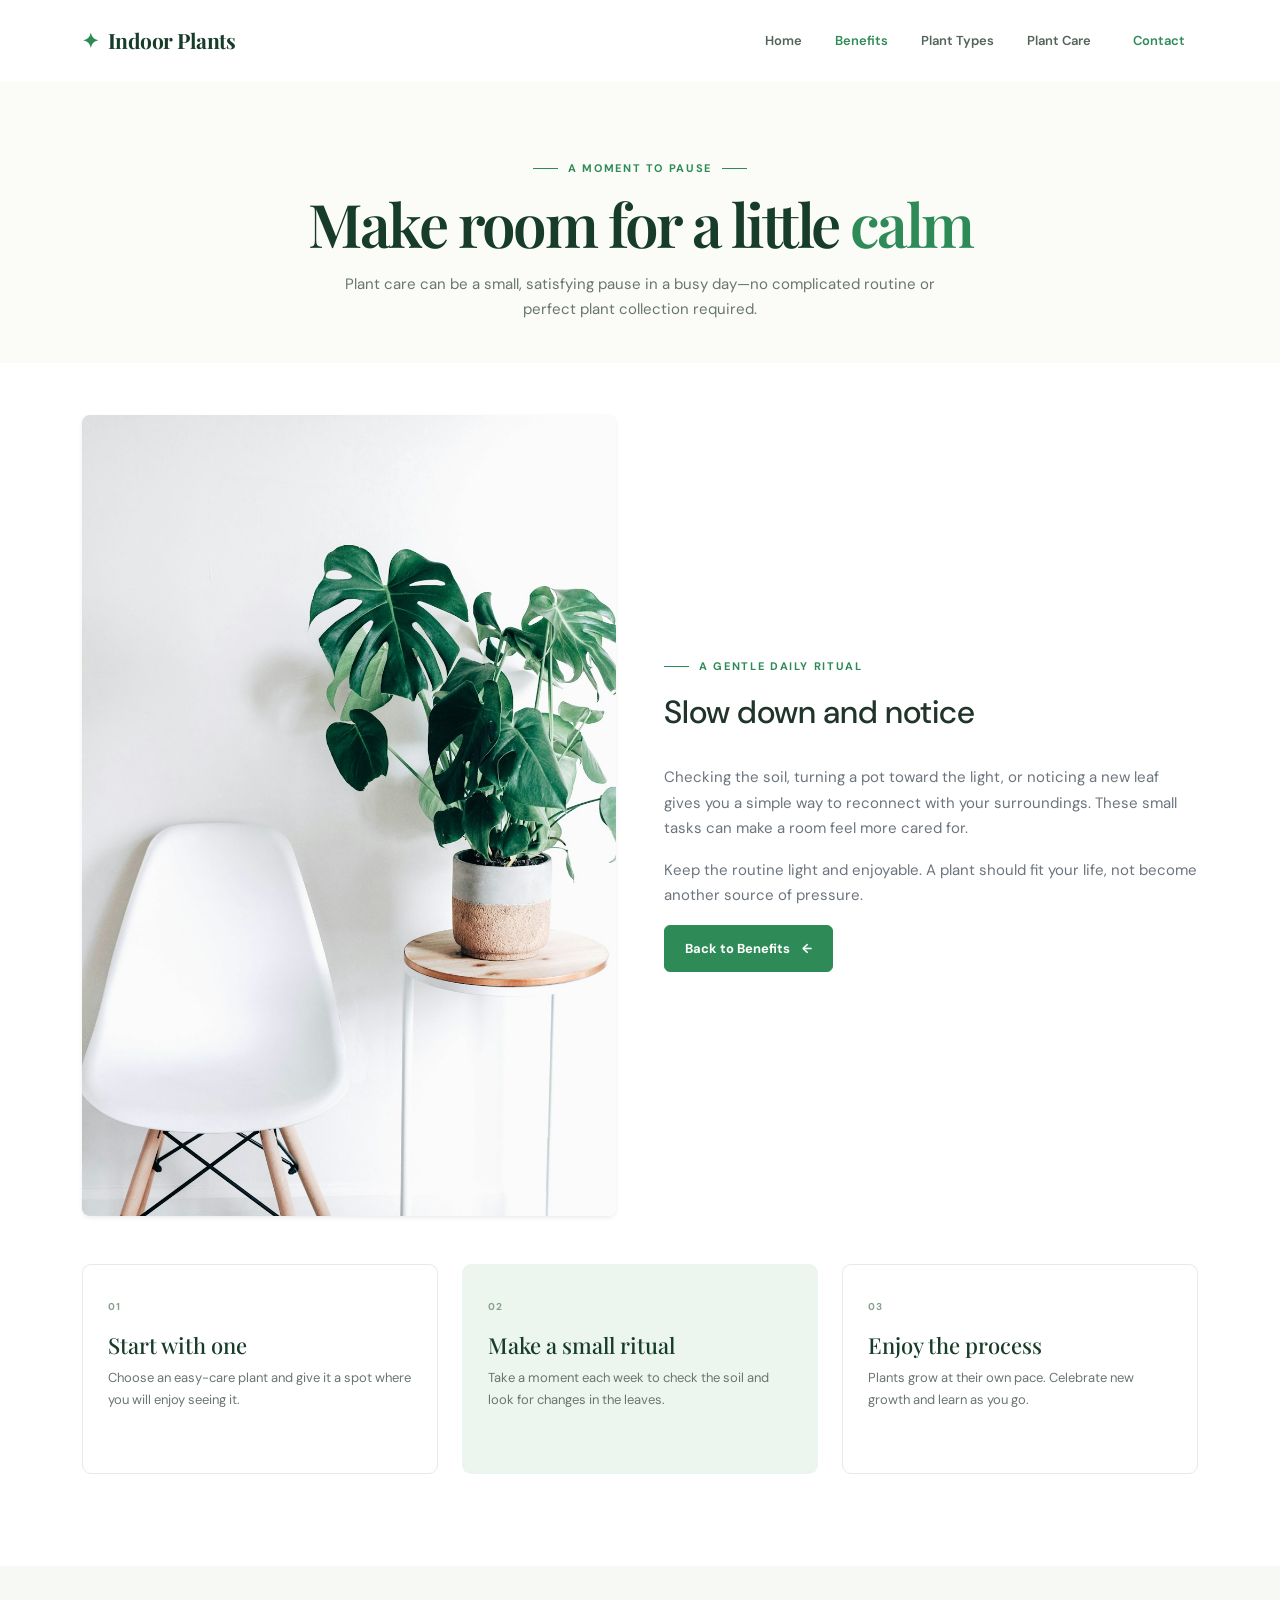
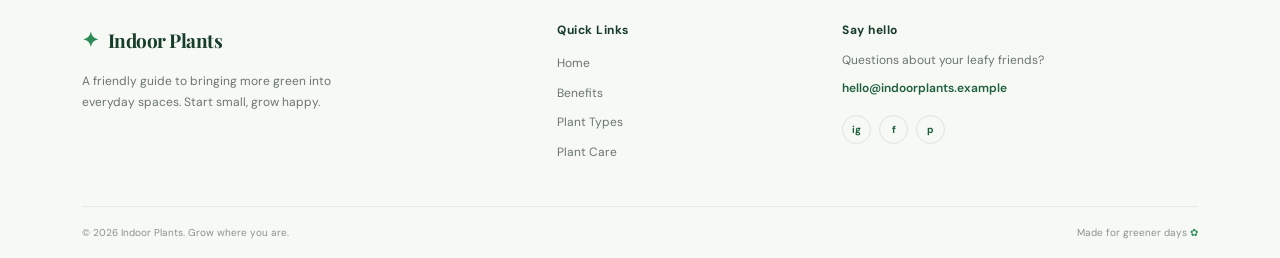
<file: content_page2/stress-relief.html>
<!doctype html>
<html lang="en">
<head>
  <meta charset="utf-8">
  <meta name="viewport" content="width=device-width, initial-scale=1">
  <meta name="description" content="Explore how caring for indoor plants can bring a calming, enjoyable ritual to your day.">
  <title>Stress Relief | Indoor Plants</title>
  <link href="https://cdn.jsdelivr.net/npm/bootstrap@5.3.3/dist/css/bootstrap.min.css" rel="stylesheet">
  <link rel="stylesheet" href="../css/style.css">
</head>
<body>
  <header class="site-header">
    <nav class="navbar navbar-expand-lg">
      <div class="container">
        <a class="navbar-brand brand" href="../index.html"><span class="brand-mark" aria-hidden="true">✦</span> Indoor Plants</a>
        <button class="navbar-toggler" type="button" data-bs-toggle="collapse" data-bs-target="#mainNav" aria-controls="mainNav" aria-expanded="false" aria-label="Toggle navigation"><span class="navbar-toggler-icon"></span></button>
        <div class="collapse navbar-collapse" id="mainNav">
          <ul class="navbar-nav ms-auto align-items-lg-center">
            <li class="nav-item"><a class="nav-link" href="../index.html">Home</a></li>
            <li class="nav-item"><a class="nav-link active" aria-current="page" href="../content_page1/benefits.html">Benefits</a></li>
            <li class="nav-item"><a class="nav-link" href="../content_page1/plants.html">Plant Types</a></li>
            <li class="nav-item"><a class="nav-link" href="../content_page1/care.html">Plant Care</a></li>
            <li class="nav-item"><a class="nav-link nav-contact" href="#contact">Contact</a></li>
          </ul>
        </div>
      </div>
    </nav>
  </header>
  <main>
    <section class="page-intro">
      <div class="container">
        <p class="eyebrow justify-content-center"><span class="eyebrow-line"></span> A moment to pause <span class="eyebrow-line"></span></p>
        <h1>Make room for a little <span>calm</span></h1>
        <p>Plant care can be a small, satisfying pause in a busy day—no complicated routine or perfect plant collection required.</p>
      </div>
    </section>
    <section class="section-space content-cards-section">
      <div class="container">
        <div class="row g-5 align-items-center">
          <div class="col-lg-6">
            <img class="img-fluid rounded-3 shadow-sm" src="../images/peace-lily.jpg" alt="A leafy houseplant beside a chair in a quiet room">
          </div>
          <div class="col-lg-6">
            <p class="eyebrow"><span class="eyebrow-line"></span> A gentle daily ritual</p>
            <h2 class="section-heading">Slow down and notice</h2>
            <p class="text-secondary">Checking the soil, turning a pot toward the light, or noticing a new leaf gives you a simple way to reconnect with your surroundings. These small tasks can make a room feel more cared for.</p>
            <p class="text-secondary">Keep the routine light and enjoyable. A plant should fit your life, not become another source of pressure.</p>
            <a class="btn btn-green" href="../content_page1/benefits.html">Back to Benefits <span aria-hidden="true">←</span></a>
          </div>
        </div>
        <div class="row g-4 mt-4">
          <div class="col-md-4"><article class="feature-tile"><span class="feature-number">01</span><h3>Start with one</h3><p>Choose an easy-care plant and give it a spot where you will enjoy seeing it.</p></article></div>
          <div class="col-md-4"><article class="feature-tile feature-tile-highlight"><span class="feature-number">02</span><h3>Make a small ritual</h3><p>Take a moment each week to check the soil and look for changes in the leaves.</p></article></div>
          <div class="col-md-4"><article class="feature-tile"><span class="feature-number">03</span><h3>Enjoy the process</h3><p>Plants grow at their own pace. Celebrate new growth and learn as you go.</p></article></div>
        </div>
      </div>
    </section>
  </main>
  <footer class="site-footer" id="contact">
    <div class="container">
      <div class="row gy-4 footer-top">
        <div class="col-lg-5"><a class="footer-brand" href="../index.html"><span class="brand-mark" aria-hidden="true">✦</span> Indoor Plants</a><p class="footer-about">A friendly guide to bringing more green into everyday spaces. Start small, grow happy.</p></div>
        <div class="col-6 col-lg-3"><h2 class="footer-title">Quick Links</h2><ul class="footer-links"><li><a href="../index.html">Home</a></li><li><a href="../content_page1/benefits.html">Benefits</a></li><li><a href="../content_page1/plants.html">Plant Types</a></li><li><a href="../content_page1/care.html">Plant Care</a></li></ul></div>
        <div class="col-6 col-lg-4"><h2 class="footer-title">Say hello</h2><p class="footer-contact">Questions about your leafy friends?</p><a class="footer-email" href="mailto:hello@indoorplants.example">hello@indoorplants.example</a><div class="social-links" aria-label="Social media"><a href="https://www.instagram.com/" aria-label="Instagram">ig</a><a href="https://www.facebook.com/" aria-label="Facebook">f</a><a href="https://www.pinterest.com/" aria-label="Pinterest">p</a></div></div>
      </div>
      <div class="footer-bottom"><span>© 2026 Indoor Plants. Grow where you are.</span><span>Made for greener days <span aria-hidden="true">✿</span></span></div>
    </div>
  </footer>
  <script src="https://cdn.jsdelivr.net/npm/bootstrap@5.3.3/dist/js/bootstrap.bundle.min.js"></script>
</body>
</html>
</file>
<file: css/style.css>
@import url('https://fonts.googleapis.com/css2?family=DM+Sans:wght@400;500;600;700&family=Playfair+Display:wght@500;600;700&display=swap');

:root {
  --green: #2e8b57;
  --green-dark: #1d5e3b;
  --green-deep: #173c2a;
  --green-pale: #edf5ef;
  --ink: #20342a;
  --muted: #68766d;
  --cream: #fbfcf8;
  --line: #e4ebe4;
  --shadow: 0 16px 42px rgba(32, 63, 43, .09);
  --serif: 'Playfair Display', Georgia, serif;
  --sans: 'DM Sans', Arial, sans-serif;
}
* { box-sizing: border-box; }
html { scroll-behavior: smooth; }
body { margin: 0; color: var(--ink); background: #fff; font-family: var(--sans); font-size: 15px; line-height: 1.7; }
a { color: inherit; }
.site-header { position: relative; z-index: 5; background: rgba(255,255,255,.96); }
.navbar { min-height: 82px; padding: 14px 0; }
.brand, .footer-brand { display: inline-flex; align-items: center; gap: 9px; color: var(--green-deep) !important; font-family: var(--serif); font-size: 21px; font-weight: 700; letter-spacing: -.5px; }
.brand-mark { color: var(--green); font-family: var(--sans); font-size: 20px; }
.navbar-nav { gap: 7px; }
.navbar .nav-link { padding: 10px 13px !important; color: #536459; font-size: 13px; font-weight: 600; transition: color .2s ease; }
.navbar .nav-link:hover, .navbar .nav-link.active { color: var(--green) !important; }
.navbar .nav-contact { margin-left: 9px; color: var(--green) !important; }
.navbar-toggler { border-color: var(--line); }
.navbar-toggler:focus { box-shadow: 0 0 0 .2rem rgba(46,139,87,.16); }
.hero-section { overflow: hidden; padding: 68px 0 92px; background: var(--cream); }
.hero-section .row { min-height: 485px; }
.eyebrow { display: flex; align-items: center; gap: 10px; margin: 0 0 18px; color: var(--green); font-size: 11px; font-weight: 700; letter-spacing: 1.65px; line-height: 1.5; text-transform: uppercase; }
.eyebrow-line { display: inline-block; width: 25px; height: 1px; background: var(--green); }
h1, h2, h3, p { margin-top: 0; }
.hero-section h1, .page-intro h1 { margin-bottom: 22px; color: var(--green-deep); font-family: var(--serif); font-size: clamp(45px,5.3vw,72px); font-weight: 600; letter-spacing: -2.6px; line-height: 1.09; }
.hero-section h1 span, .page-intro h1 span, .section-heading h2 span, .soft-cta h2 span { color: var(--green); }
.hero-copy { max-width: 470px; margin-bottom: 29px; color: var(--muted); font-size: 16px; line-height: 1.85; }
.hero-actions { display: flex; flex-wrap: wrap; gap: 12px; }
.btn { display: inline-flex; align-items: center; justify-content: center; gap: 12px; border-radius: 6px; font-size: 13px; font-weight: 700; transition: transform .2s ease, box-shadow .2s ease, background-color .2s ease; }
.btn:hover { transform: translateY(-2px); }
.btn-green { padding: 13px 20px; border-color: var(--green); background: var(--green); color: #fff; }
.btn-green:hover { border-color: var(--green-dark); background: var(--green-dark); color: #fff; box-shadow: 0 8px 18px rgba(46,139,87,.18); }
.btn-outline-green { padding: 12px 19px; border: 1px solid #c8d8cc; background: transparent; color: var(--green-dark); }
.btn-outline-green:hover { border-color: var(--green); background: var(--green-pale); color: var(--green-dark); }
.btn-small { padding: 8px 13px; font-size: 11px; }
.hero-note { display: flex; align-items: center; gap: 8px; margin-top: 28px; color: #79857c; font-size: 11px; }
.note-dot { width: 7px; height: 7px; border-radius: 50%; background: #8db996; }
.hero-image-wrap { position: relative; max-width: 530px; margin: 0 0 0 auto; padding: 0 12px 14px 0; }
.hero-image-wrap::after { position: absolute; z-index: 0; right: 0; bottom: 0; width: 76%; height: 78%; border-radius: 14px; background: #dcebdd; content: ''; }
.hero-image { position: relative; z-index: 1; display: block; width: 100%; height: 445px; border-radius: 14px; object-fit: cover; box-shadow: var(--shadow); }
.image-caption { position: absolute; z-index: 2; right: -15px; bottom: 42px; display: flex; align-items: center; gap: 12px; padding: 13px 18px; border: 1px solid rgba(255,255,255,.7); border-radius: 9px; background: #fff; box-shadow: 0 9px 26px rgba(32,63,43,.12); }
.caption-icon { display: grid; width: 38px; height: 38px; place-items: center; border-radius: 50%; background: var(--green-pale); color: var(--green); font-size: 21px; }
.image-caption strong, .image-caption small { display: block; }
.image-caption strong { color: var(--ink); font-size: 12px; }
.image-caption small { color: var(--muted); font-size: 10px; }
.image-sparkle { position: absolute; z-index: 2; color: var(--green); }
.sparkle-one { top: 13px; right: 0; font-size: 24px; }
.sparkle-two { bottom: 15px; left: -18px; color: #9cbd9f; font-size: 23px; }
.section-space { padding: 92px 0; }
.section-heading { margin-bottom: 34px; }
.section-heading .eyebrow { margin-bottom: 11px; }
.section-heading h2, .soft-cta h2 { margin-bottom: 12px; color: var(--green-deep); font-family: var(--serif); font-size: clamp(31px,3.4vw,43px); font-weight: 600; letter-spacing: -1px; line-height: 1.2; }
.section-heading > p:not(.eyebrow) { margin: 0; color: var(--muted); }
.feature-tile { position: relative; height: 100%; min-height: 210px; padding: 28px 25px; border: 1px solid var(--line); border-radius: 9px; transition: transform .25s ease, box-shadow .25s ease; }
.feature-tile:hover { transform: translateY(-5px); box-shadow: var(--shadow); }
.feature-tile-highlight { background: var(--green-pale); border-color: transparent; }
.feature-number { display: inline-block; margin-bottom: 17px; color: #88a18d; font-size: 10px; font-weight: 700; letter-spacing: 1px; }
.feature-tile h3 { margin-bottom: 9px; color: var(--green-deep); font-family: var(--serif); font-size: 22px; }
.feature-tile p { margin-bottom: 15px; color: var(--muted); font-size: 13px; line-height: 1.7; }
.text-link { display: inline-flex; align-items: center; gap: 9px; color: var(--green-dark); font-size: 12px; font-weight: 700; text-decoration: none; transition: gap .2s ease, color .2s ease; }
.text-link:hover { gap: 14px; color: var(--green); }
.plant-preview { background: var(--cream); }
.section-heading-row { display: flex; align-items: end; justify-content: space-between; gap: 20px; }
.section-heading-row h2 { margin: 0; }
.all-plants-link { margin-bottom: 7px; }
.plant-card, .info-card { height: 100%; overflow: hidden; border: 1px solid #edf0eb; border-radius: 10px; background: #fff; box-shadow: 0 8px 25px rgba(32,63,43,.045); transition: transform .25s ease, box-shadow .25s ease; }
.plant-card:hover, .info-card:hover { transform: translateY(-5px); box-shadow: var(--shadow); }
.card-image-link { display: block; overflow: hidden; background: var(--green-pale); }
.card-image-link img { display: block; width: 100%; height: 238px; object-fit: cover; transition: transform .5s ease; }
.card-image-link:hover img, .plant-card:hover .card-image-link img, .info-card:hover .card-image-link img { transform: scale(1.035); }
.plant-card-body, .info-card-body { padding: 22px 23px 24px; }
.card-kicker { margin-bottom: 5px !important; color: var(--green); font-size: 10px !important; font-weight: 700; letter-spacing: 1px; text-transform: uppercase; }
.plant-card h2, .plant-card h3, .info-card h2 { margin-bottom: 8px; color: var(--green-deep); font-family: var(--serif); font-size: 23px; font-weight: 600; }
.plant-card-body > p:not(.card-kicker), .info-card-body > p:not(.card-kicker) { min-height: 50px; margin-bottom: 14px; color: var(--muted); font-size: 12px; line-height: 1.75; }
.care-banner { padding: 53px 0; background: var(--green-deep); color: #fff; }
.care-banner-content { display: flex; align-items: center; justify-content: space-between; gap: 28px; }
.eyebrow-light { color: #a8d1b0; }
.eyebrow-light .eyebrow-line { background: #a8d1b0; }
.care-banner h2 { margin: 0; font-family: var(--serif); font-size: clamp(29px,3.3vw,40px); font-weight: 500; line-height: 1.2; }
.care-banner h2 em { color: #b7d8b8; font-weight: 500; }
.btn-light-green { padding: 13px 19px; background: #fff; color: var(--green-dark); white-space: nowrap; }
.btn-light-green:hover { background: #eaf3eb; color: var(--green-dark); }
.page-intro { padding: 78px 0 40px; background: var(--cream); text-align: center; }
.page-intro .eyebrow { margin-bottom: 14px; }
.page-intro h1 { margin-bottom: 16px; font-size: clamp(40px,5vw,60px); }
.page-intro > .container > p:last-child { max-width: 630px; margin: 0 auto; color: var(--muted); font-size: 15px; }
.content-cards-section { padding-top: 52px; }
.plant-image-carousel { overflow: hidden; margin-bottom: 36px; border-radius: 10px; box-shadow: var(--shadow); }
.plant-image-carousel .carousel-item img { display: block; width: 100%; height: 420px; object-fit: cover; }
.plant-image-carousel .carousel-caption { right: 12%; bottom: 24px; left: 12%; text-shadow: 0 1px 5px rgba(0,0,0,.8); }
.plant-image-carousel .carousel-caption h2 { margin: 0; color: #fff; font-family: var(--serif); font-size: clamp(24px,3vw,34px); }
.info-card .card-image-link img { height: 225px; }
.info-card-body { padding: 22px 22px 25px; }
.info-card h2 { font-size: 22px; }
.info-card-body > p:not(.card-kicker) { min-height: 102px; }
.plant-card-large .card-image-link img { height: 280px; }
.plant-card-large .plant-card-body { padding: 23px 24px 27px; }
.plant-card-large h2 { font-size: 25px; }
.plant-card-large .plant-card-body > p:not(.card-kicker) { min-height: 84px; }
.quote-strip { padding: 54px 0; background: var(--green-pale); text-align: center; }
.quote-strip p { margin: 0 0 5px; color: var(--green-deep); font-family: var(--serif); font-size: clamp(22px,3vw,32px); }
.quote-strip span { color: var(--muted); font-size: 11px; letter-spacing: .5px; }
.soft-cta { padding: 45px 0 60px; }
.soft-cta-inner { display: flex; align-items: center; justify-content: space-between; gap: 20px; padding: 31px 36px; border-radius: 10px; background: var(--green-pale); }
.soft-cta .eyebrow { margin-bottom: 9px; }
.soft-cta h2 { margin: 0; font-size: 29px; }
.care-note { padding: 31px 0; background: var(--green-pale); text-align: center; }
.care-note .container { display: flex; align-items: center; justify-content: center; gap: 13px; }
.care-note-mark { color: var(--green); font-size: 23px; }
.care-note p { max-width: 650px; margin: 0; color: var(--green-deep); font-family: var(--serif); font-size: 18px; }
.care-audio { padding: 34px 0; background: var(--cream); }
.care-audio-inner { display: flex; align-items: center; justify-content: space-between; gap: 24px; }
.care-audio .eyebrow { margin-bottom: 8px; }
.care-audio h2 { margin: 0; color: var(--green-deep); font-family: var(--serif); font-size: 27px; }
.care-audio audio { width: min(100%, 420px); }
.care-pdf { padding: 34px 0; background: var(--green-pale); }
.care-pdf-inner { display: flex; align-items: center; justify-content: space-between; gap: 24px; }
.care-pdf .eyebrow { margin-bottom: 8px; }
.care-pdf h2 { margin-bottom: 6px; color: var(--green-deep); font-family: var(--serif); font-size: 27px; }
.care-pdf p:not(.eyebrow) { margin: 0; color: var(--muted); }
.site-footer { padding: 57px 0 0; background: #f7f9f5; }
.footer-top { padding-bottom: 38px; }
.footer-brand { font-size: 19px; text-decoration: none; }
.footer-about { max-width: 290px; margin: 14px 0 0; color: var(--muted); font-size: 12px; line-height: 1.8; }
.footer-title { margin-bottom: 13px; color: var(--green-deep); font-size: 12px; font-weight: 700; letter-spacing: .5px; }
.footer-links { margin: 0; padding: 0; list-style: none; }
.footer-links li { margin: 4px 0; }
.footer-links a, .footer-contact { color: var(--muted); font-size: 12px; text-decoration: none; }
.footer-links a:hover, .footer-email:hover { color: var(--green); }
.footer-contact { margin-bottom: 4px; }
.footer-email { color: var(--green-dark); font-size: 12px; font-weight: 600; text-decoration: none; }
.social-links { display: flex; gap: 8px; margin-top: 15px; }
.social-links a { display: grid; width: 29px; height: 29px; place-items: center; border: 1px solid #dce5dc; border-radius: 50%; color: var(--green-dark); font-size: 10px; font-weight: 700; text-decoration: none; transition: color .2s ease, background .2s ease; }
.social-links a:hover { background: var(--green); color: #fff; }
.footer-bottom { display: flex; justify-content: space-between; gap: 15px; padding: 17px 0; border-top: 1px solid var(--line); color: #89938b; font-size: 10px; }
.footer-bottom span span { color: var(--green); }
@media (max-width: 991.98px) {
  .navbar-nav { gap: 0; padding: 10px 0 5px; }
  .navbar .nav-link { padding: 9px 0 !important; }
  .navbar .nav-contact { margin-left: 0; }
  .hero-section { padding-top: 48px; }
  .hero-section .row { min-height: auto; }
  .hero-image-wrap { max-width: 620px; margin: 5px auto 0; }
  .hero-image { height: 390px; }
}
@media (max-width: 767.98px) {
  .section-space { padding: 66px 0; }
  .hero-section { padding: 48px 0 66px; }
  .hero-section h1 { font-size: clamp(43px,10vw,60px); }
  .hero-copy { font-size: 14px; }
  .hero-image { height: min(390px,78vw); }
  .image-caption { right: 0; bottom: 28px; }
  .section-heading-row { align-items: start; flex-direction: column; }
  .page-intro { padding: 59px 0 30px; }
  .content-cards-section { padding-top: 38px; }
  .plant-image-carousel .carousel-item img { height: min(360px,70vw); }
  .info-card-body > p:not(.card-kicker), .plant-card-large .plant-card-body > p:not(.card-kicker) { min-height: 0; }
  .care-banner-content, .soft-cta-inner { align-items: flex-start; flex-direction: column; }
  .soft-cta-inner { padding: 26px 23px; }
  .care-audio-inner { align-items: flex-start; flex-direction: column; }
  .care-pdf-inner { align-items: flex-start; flex-direction: column; }
}
@media (max-width: 575.98px) {
  .navbar { min-height: 70px; }
  .brand { font-size: 19px; }
  .hero-section h1 { letter-spacing: -1.7px; }
  .eyebrow { font-size: 9px; letter-spacing: 1.2px; }
  .hero-image-wrap { padding-right: 7px; }
  .hero-image { border-radius: 10px; }
  .image-caption { right: -2px; gap: 8px; padding: 9px 12px; }
  .caption-icon { width: 32px; height: 32px; font-size: 18px; }
  .image-caption strong { font-size: 10px; }
  .image-caption small { font-size: 9px; }
  .feature-tile { min-height: auto; }
  .care-note .container { align-items: flex-start; padding-right: 25px; padding-left: 25px; text-align: left; }
  .care-note p { font-size: 16px; }
  .footer-bottom { flex-direction: column; }
}
</file>
